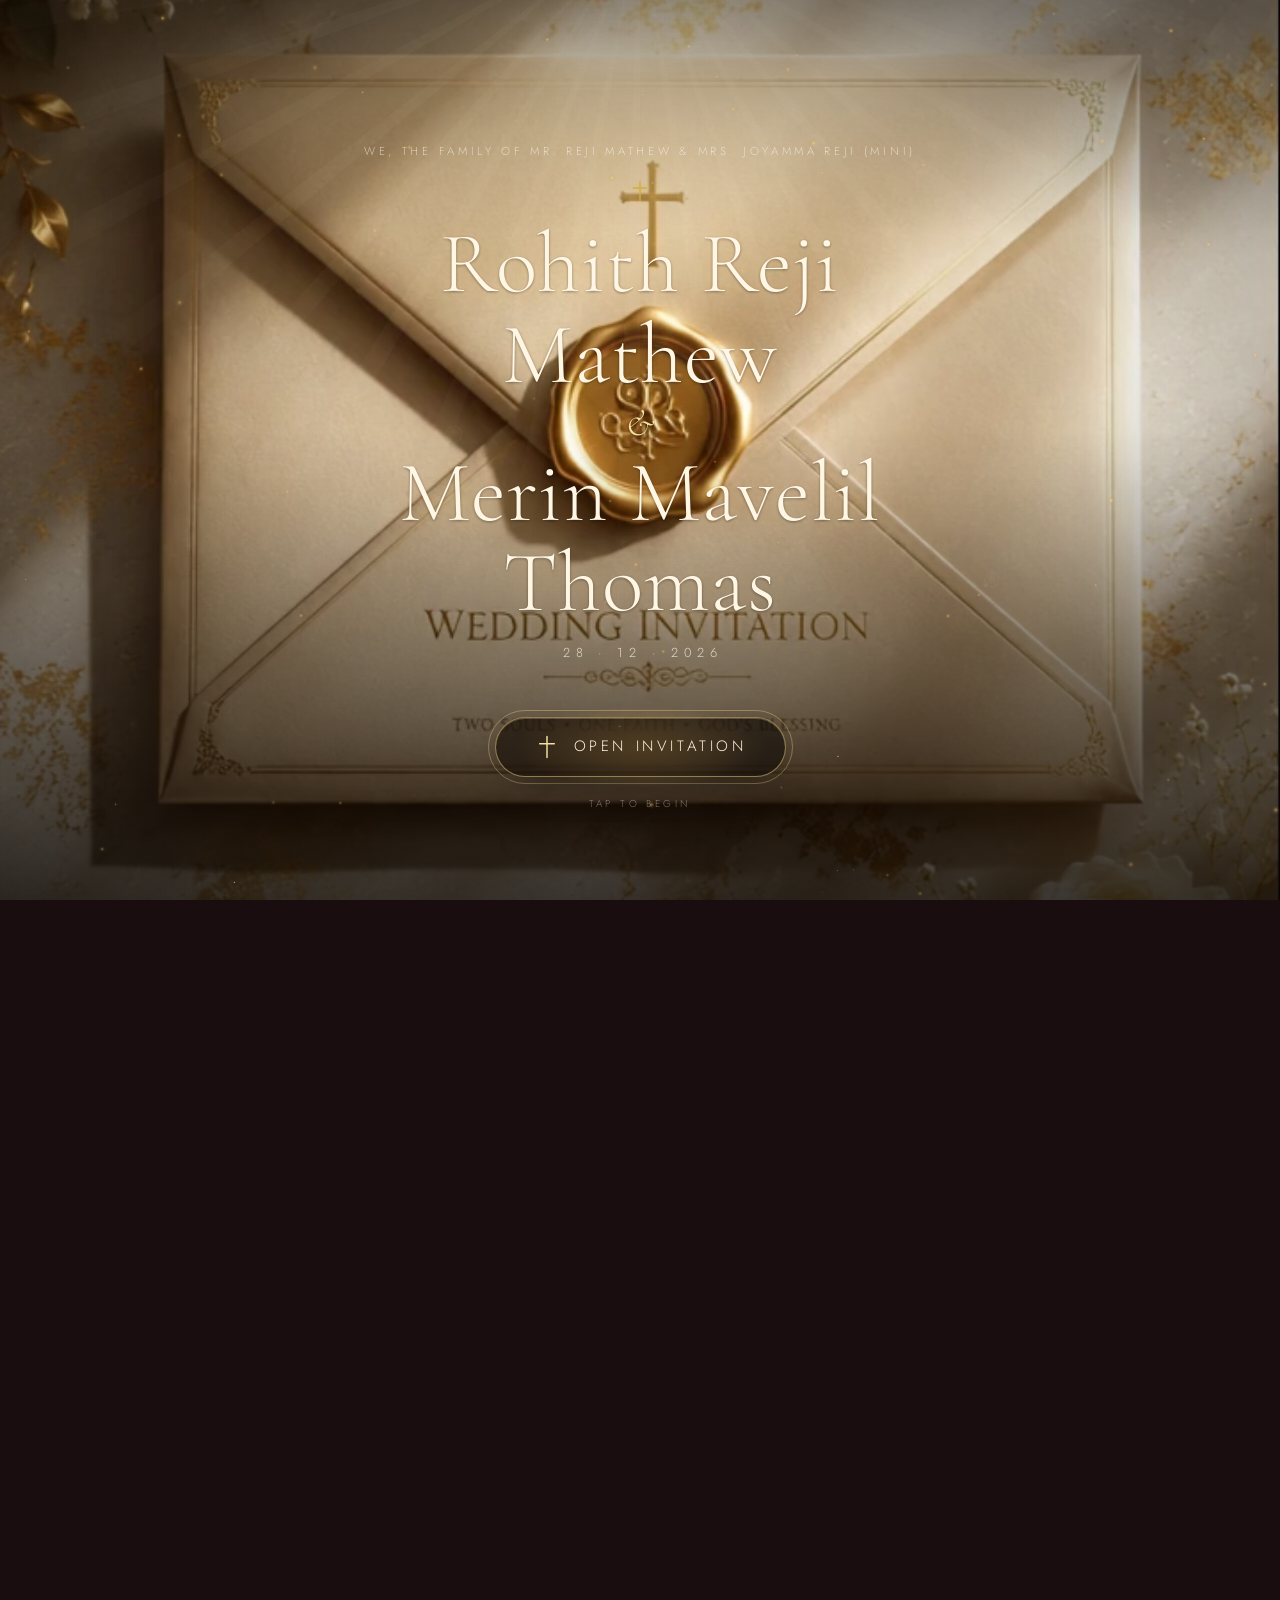
<file: index.html>
<!DOCTYPE html>
<html lang="en">

<head>
  <meta charset="UTF-8">
  <meta name="viewport" content="width=device-width, initial-scale=1, viewport-fit=cover">
  <meta name="theme-color" content="#1B0E10">
  <title>Rohith Reji Mathew &amp; Merin Mavelil Thomas — Wedding Invitation</title>
  <meta name="description"
    content="We, the family of Mr. Reji Mathew and Mrs. Joyamma Reji (Mini), cordially invite you to the wedding ceremony of our son Rohith Reji Mathew with Merin Mavelil Thomas on Monday, 28 December 2026 at St. Thomas Mar Thoma Church, Kallooppara, Thiruvalla.">

  <!-- Social share preview (WhatsApp / Facebook / Telegram / iMessage) -->
  <meta property="og:type" content="website">
  <meta property="og:site_name" content="Rohith Reji Mathew &amp; Merin Mavelil Thomas">
  <meta property="og:title" content="Rohith Reji Mathew &amp; Merin Mavelil Thomas — Wedding Invitation">
  <meta property="og:description" content="Monday, 28 December 2026 · Kallooppara, Thiruvalla">
  <meta property="og:url" content="https://rohith-reji-merin-mavelil.vercel.app/">
  <meta property="og:image" content="https://rohith-reji-merin-mavelil.vercel.app/og.jpg">
  <meta property="og:image:secure_url" content="https://rohith-reji-merin-mavelil.vercel.app/og.jpg">
  <meta property="og:image:type" content="image/jpeg">
  <meta property="og:image:width" content="1200">
  <meta property="og:image:height" content="630">
  <meta property="og:image:alt" content="Rohith Reji Mathew and Merin Mavelil Thomas — Wedding Invitation">
  <meta name="twitter:card" content="summary_large_image">
  <meta name="twitter:title" content="Rohith Reji Mathew &amp; Merin Mavelil Thomas — Wedding Invitation">
  <meta name="twitter:description" content="Monday, 28 December 2026 · Kallooppara, Thiruvalla">
  <meta name="twitter:image" content="https://rohith-reji-merin-mavelil.vercel.app/og.jpg">
  <link rel="image_src" href="https://rohith-reji-merin-mavelil.vercel.app/og.jpg">
  <link rel="apple-touch-icon" href="https://rohith-reji-merin-mavelil.vercel.app/og.jpg">

  <link rel="preconnect" href="https://fonts.googleapis.com">
  <link rel="preconnect" href="https://fonts.gstatic.com" crossorigin>
  <link rel="stylesheet"
    href="https://fonts.googleapis.com/css2?family=Cormorant+Garamond:ital,wght@0,300;0,400;0,500;0,600;1,300;1,400&family=Marcellus&family=Jost:wght@200;300;400;500&display=swap">

  <!-- Critical media only: cover, intro video, hero -->
  <link rel="preload" as="image" href="assets/images/cover/cover.png" media="(min-width: 768px)" fetchpriority="high">
  <link rel="preload" as="image" href="mobile.png" media="(max-width: 767px)" fetchpriority="high">
  <link rel="preload" as="video" href="assets/video/reveal.mp4" type="video/mp4">

  <link rel="stylesheet" href="css/style.css">
  <link rel="stylesheet" href="css/scenes.css">
</head>

<body class="is-locked">

  <!-- ============================================================
     ICON SPRITE  ·  all decorative motifs are inline SVG
     Christian motifs: cross, dove, church, olive branch, bible,
     rings, calendar, clock, pin, phone, bell, pillar, leaf
     ============================================================ -->
  <svg class="sprite" aria-hidden="true" focusable="false">
    <defs>
      <symbol id="i-cross" viewBox="0 0 64 64">
        <path d="M32 6v52M14 24h36" />
      </symbol>

      <symbol id="i-dove" viewBox="0 0 64 64">
        <path d="M8 30c6-10 16-14 24-10-2-6 2-12 8-13-2 6 0 10 4 12 6 3 9 9 7 15-3 9-14 14-25 12" />
        <path d="M26 34c-6 4-13 5-18 3 4-3 6-6 6-10" />
        <circle cx="38" cy="18" r="1.6" fill="currentColor" stroke="none" />
      </symbol>

      <symbol id="i-church" viewBox="0 0 64 64">
        <path d="M32 6v8M28 10h8" />
        <path d="M32 14l16 14v28H16V28z" />
        <path d="M16 42h32M24 56V40h16v16" />
        <path d="M29 30h6v8h-6z" />
      </symbol>

      <symbol id="i-olive" viewBox="0 0 64 64">
        <path d="M6 32c10-14 24-20 40-18-4 16-16 26-32 28-5-2-8-5-8-10z" />
        <circle cx="18" cy="30" r="2.6" />
        <circle cx="27" cy="24" r="2.6" />
        <circle cx="36" cy="19" r="2.6" />
        <circle cx="14" cy="38" r="2.6" />
      </symbol>

      <symbol id="i-bell" viewBox="0 0 64 64">
        <path d="M32 10c-10 0-16 7-16 20 0 7-3 10-6 12h44c-3-2-6-5-6-12 0-13-6-20-16-20z" />
        <path d="M26 44a6 6 0 0 0 12 0" />
        <path d="M32 6v4" />
      </symbol>

      <symbol id="i-leaf" viewBox="0 0 64 64">
        <path d="M53 9C30.6 11.2 14.2 25.6 12 48c0 4.2 2 6.3 5.2 6.3C37.6 52.1 51 36 53 9z" />
        <path d="M53 9L17.2 54.3" />
        <path d="M45 16.5l-6.5 14.2M36.8 20.8l-6.5 14.2M28.6 26.4l-5.6 12.6" />
      </symbol>

      <symbol id="i-ring" viewBox="0 0 64 64">
        <circle cx="23" cy="34" r="14" />
        <circle cx="41" cy="34" r="14" />
      </symbol>

      <symbol id="i-calendar" viewBox="0 0 64 64">
        <rect x="9" y="14" width="46" height="42" rx="5" />
        <path d="M9 27h46M21 8v11M43 8v11" />
        <circle cx="22" cy="38" r="2.4" fill="currentColor" stroke="none" />
        <circle cx="32" cy="38" r="2.4" fill="currentColor" stroke="none" />
        <circle cx="42" cy="38" r="2.4" fill="currentColor" stroke="none" />
      </symbol>

      <symbol id="i-clock" viewBox="0 0 64 64">
        <circle cx="32" cy="32" r="24" />
        <path d="M32 17v16l11 7" />
      </symbol>

      <symbol id="i-pin" viewBox="0 0 64 64">
        <path d="M32 58s18-17.4 18-30A18 18 0 1014 28c0 12.6 18 30 18 30z" />
        <circle cx="32" cy="27" r="6.5" />
      </symbol>

      <symbol id="i-phone" viewBox="0 0 64 64">
        <path
          d="M22 8l8 12-6 6c3.4 7 8.6 12.2 15.6 15.6l6-6 12 8-4 8c-1.6 3.2-5 4.6-9 3.6C29 51.6 12.4 35 8.4 17.4 7.4 13.4 8.8 10 12 8.4z" />
      </symbol>

      <symbol id="i-pillar" viewBox="0 0 64 64">
        <path d="M16 54h32M20 54V24M44 54V24M16 24h32M18 18h28M16 18h32" />
        <path d="M32 6v12M27 11h10" />
      </symbol>

      <symbol id="i-bible" viewBox="0 0 64 64">
        <path d="M32 14c-6-4-14-5-22-3v38c8-2 16-1 22 3 6-4 14-5 22-3V11c-8-2-16-1-22 3z" />
        <path d="M32 14v38" />
        <path d="M32 24h-1M32 32h-1" />
      </symbol>
    </defs>
  </svg>


  <!-- ============================================================
     GLOBAL PARTICLE FIELD  ·  landing → footer
     ============================================================ -->
  <canvas id="particles" aria-hidden="true"></canvas>


  <!-- ============================================================
     1 · LANDING COVER
     ============================================================ -->
  <section id="landing" class="scene--screen" aria-label="Wedding invitation cover">
    <div class="landing-media">
      <img id="coverImg" class="cover-img section-bg" src="invitation.png" alt="" decoding="async"
        fetchpriority="high">
      <div class="cover-fallback" aria-hidden="true"></div>
    </div>

    <div class="rays rays--warm" aria-hidden="true"></div>
    <div class="vignette" aria-hidden="true"></div>
    <div class="temple-glow" aria-hidden="true"></div>
    <div class="section-overlay landing-overlay" aria-hidden="true"></div>

    <div class="landing-inner section-content">
      <p class="landing-eyebrow">
        <span class="en">WE, THE FAMILY OF MR. REJI MATHEW &amp; MRS. JOYAMMA REJI (MINI)</span>
      </p>

      <div class="divider divider--sm" aria-hidden="true">
        <span class="divider-line"></span>
        <svg class="ico" aria-hidden="true">
          <use href="#i-cross"></use>
        </svg>
        <span class="divider-line"></span>
      </div>

      <h1 class="landing-names">
        <span class="n">Rohith Reji Mathew</span>
        <span class="amp">&amp;</span>
        <span class="n">Merin Mavelil Thomas</span>
      </h1>

      <p class="landing-date">28 · 12 · 2026</p>

      <button id="openBtn" class="btn-open" type="button">
        <span class="btn-open__glow" aria-hidden="true"></span>
        <span class="btn-open__ring" aria-hidden="true"></span>
        <span class="btn-open__inner">
          <svg class="ico btn-open__lamp" aria-hidden="true">
            <use href="#i-cross"></use>
          </svg>
          <span class="btn-open__label">
            <span class="btn-open__en">Open Invitation</span>
          </span>
        </span>
        <span class="btn-open__shimmer" aria-hidden="true"></span>
      </button>

      <p class="landing-hint" aria-hidden="true">Tap to begin</p>
    </div>
  </section>


  <!-- ============================================================
     2 · INVITATION REVEAL VIDEO
     ============================================================ -->
  <section id="reveal" aria-hidden="true">
    <video id="revealVideo" muted playsinline webkit-playsinline preload="auto" disablepictureinpicture
      controlslist="nodownload noplaybackrate noremoteplayback">
      <source src="assets/video/reveal.mp4" type="video/mp4">
    </video>
    <div class="reveal-fade" aria-hidden="true"></div>
    <button id="skipBtn" class="btn-skip" type="button" hidden>Skip</button>
  </section>


  <!-- ============================================================
     3 · THE SITE
     ============================================================ -->
  <main id="site">

    <!-- ---------- HERO ---------- -->
    <section id="hero" class="scene scene--screen scene--hero" aria-busy="true">
      <picture class="section-bg">
        <source id="heroDesktopSource" media="(min-width: 768px)" srcset="assets/images/cover/cover.png">
        <img id="heroImg" class="section-bg" src="mobile.png"
          data-candidates="mobile.png, assets/images/hero/hero-bg.jpg, assets/images/cover/cover.png" alt="Rohith Reji Mathew &amp; Merin Mavelil Thomas" width="1080"
          height="1920" decoding="async" fetchpriority="high">
      </picture>

      <div class="section-overlay" aria-hidden="true"></div>

      <!-- FEATURE 1 · Floating Petals -->
      <div class="hero-petals" aria-hidden="true">
        <span class="petal" style="--pl:8%;  --pw:11px; --ph:16px; --pd:10s; --delay:0s;   --drift:-30px; --spin:240deg; --pr:15deg;"></span>
        <span class="petal" style="--pl:18%; --pw:14px; --ph:19px; --pd:12s; --delay:1.8s; --drift:50px;  --spin:310deg; --pr:-25deg;"></span>
        <span class="petal" style="--pl:30%; --pw:9px;  --ph:13px; --pd:9s;  --delay:3.5s; --drift:-20px; --spin:190deg; --pr:35deg;"></span>
        <span class="petal" style="--pl:44%; --pw:13px; --ph:18px; --pd:11s; --delay:0.7s; --drift:35px;  --spin:260deg; --pr:-10deg;"></span>
        <span class="petal" style="--pl:58%; --pw:10px; --ph:15px; --pd:8s;  --delay:2.3s; --drift:-45px; --spin:320deg; --pr:22deg;"></span>
        <span class="petal" style="--pl:70%; --pw:15px; --ph:21px; --pd:13s; --delay:4.2s; --drift:28px;  --spin:200deg; --pr:-30deg;"></span>
        <span class="petal" style="--pl:82%; --pw:11px; --ph:17px; --pd:10s; --delay:1.1s; --drift:-38px; --spin:280deg; --pr:12deg;"></span>
        <span class="petal" style="--pl:92%; --pw:9px;  --ph:12px; --pd:9s;  --delay:5.0s; --drift:20px;  --spin:350deg; --pr:-18deg;"></span>
        <span class="petal" style="--pl:23%; --pw:12px; --ph:16px; --pd:14s; --delay:6.2s; --drift:-25px; --spin:170deg; --pr:40deg;"></span>
        <span class="petal" style="--pl:76%; --pw:10px; --ph:14px; --pd:11s; --delay:2.9s; --drift:42px;  --spin:295deg; --pr:-8deg;"></span>
      </div>

      <!-- FEATURE 2 · Save-the-Date Ribbon -->
      <div class="std-ribbon" aria-hidden="true">
        <span class="std-ribbon__label">Save the Date · 28·12·26</span>
      </div>

      <a class="scroll-indicator" href="#details" aria-label="Scroll to wedding details">
        <span class="scroll-indicator__word">Scroll</span>
        <span class="scroll-indicator__rail"><span class="scroll-indicator__dot"></span></span>
      </a>
    </section>


    <!-- ---------- WEDDING DETAILS ---------- -->
    <section id="details" class="scene scene--flow scene--ivory">
      <img class="section-bg" src="assets/images/decorations/wash-ivory.svg" alt="" loading="lazy" decoding="async">
      <div class="section-overlay" aria-hidden="true"></div>
      <div class="section-content">

        <div class="sec-head reveal">
          <p class="kicker">With Joy &amp; Gratitude</p>
          <h2 class="sec-title">The Invitation</h2>
          <div class="divider" aria-hidden="true">
            <span class="divider-line"></span>
            <svg class="ico" aria-hidden="true">
              <use href="#i-cross"></use>
            </svg>
            <span class="divider-line"></span>
          </div>
        </div>

        <blockquote class="verse-card reveal" data-delay="1">
          <svg class="ico verse-card__icon" aria-hidden="true">
            <use href="#i-bible"></use>
          </svg>
          <p class="verse-en">“The Lord has done great things for us; we are glad.”</p>
          <cite class="verse-ref">— Psalm 126:3 —</cite>
        </blockquote>

        <p class="lede reveal" data-delay="1">
          We, the family of Mr.&nbsp;Reji Mathew &amp; Mrs.&nbsp;Joyamma Reji (Mini), cordially invite you to celebrate the wedding ceremony of our son <em>Rohith Reji Mathew</em> to <em>Merin Mavelil Thomas</em> (daughter of Mr.&nbsp;Thomas Mavelil Joseph &amp; Mrs.&nbsp;Mini Thomas).<br><br>
          With hearts filled with joy and thanksgiving to the Almighty, we seek your gracious presence and prayers as they unite in Holy Matrimony and begin their blessed journey together.<br><br>
          <span style="font-style: italic; font-weight: 500;">With Best Compliments: Jojy, Reny, Johana, Milan &amp; Aaron</span>
        </p>

        <!-- <ul class="facts">
          <li class="fact reveal" data-delay="1">
            <svg class="ico" aria-hidden="true">
              <use href="#i-calendar"></use>
            </svg>
            <span class="fact-k">Wedding Day</span>
            <span class="fact-v">Monday, 28 December 2026</span>
            <span class="fact-s">By God's Grace</span>
          </li>
          <li class="fact reveal" data-delay="2">
            <svg class="ico" aria-hidden="true">
              <use href="#i-clock"></use>
            </svg>
            <span class="fact-k">Marriage Time</span>
            <span class="fact-v">11:00 AM</span>
            <span class="fact-s">Wedding Ceremony</span>
          </li>
          <li class="fact reveal" data-delay="3">
            <svg class="ico" aria-hidden="true">
              <use href="#i-church"></use>
            </svg>
            <span class="fact-k">Church Venue</span>
            <span class="fact-v">St. Thomas Mar Thoma Church</span>
            <span class="fact-s">Kallooppara, Thiruvalla</span>
          </li>
          <li class="fact reveal" data-delay="4">
            <svg class="ico" aria-hidden="true">
              <use href="#i-pin"></use>
            </svg>
            <span class="fact-k">Reception</span>
            <span class="fact-v">Church Parish Hall</span>
            <span class="fact-s">Followed by Lunch</span>
          </li>
          <li class="fact reveal" data-delay="5">
            <svg class="ico" aria-hidden="true">
              <use href="#i-phone"></use>
            </svg>
            <span class="fact-k">Compliments</span>
            <span class="fact-v">Jojy, Reny, Johana, Milan &amp; Aaron</span>
            <span class="fact-s">With Best Wishes</span>
          </li>
        </ul> -->

        <div class="countdown reveal" data-delay="2" aria-label="Countdown to the wedding day">
          <!-- FEATURE 3 · Countdown Pulse Rings -->
          <div class="cd-unit">
            <span class="cd-ring" aria-hidden="true"></span>
            <span class="cd-ring" aria-hidden="true"></span>
            <span class="cd-n" id="cdD">--</span>
            <span class="cd-l">Days</span>
          </div>
          <span class="cd-sep" aria-hidden="true"></span>
          <div class="cd-unit">
            <span class="cd-ring" aria-hidden="true"></span>
            <span class="cd-ring" aria-hidden="true"></span>
            <span class="cd-n" id="cdH">--</span>
            <span class="cd-l">Hours</span>
          </div>
          <span class="cd-sep" aria-hidden="true"></span>
          <div class="cd-unit">
            <span class="cd-ring" aria-hidden="true"></span>
            <span class="cd-ring" aria-hidden="true"></span>
            <span class="cd-n" id="cdM">--</span>
            <span class="cd-l">Minutes</span>
          </div>
          <span class="cd-sep" aria-hidden="true"></span>
          <div class="cd-unit">
            <span class="cd-ring" aria-hidden="true"></span>
            <span class="cd-ring" aria-hidden="true"></span>
            <span class="cd-n" id="cdS">--</span>
            <span class="cd-l">Seconds</span>
          </div>
        </div>

      </div>
    </section>


    <!-- ---------- OUR STORY ---------- -->
    <section id="story" class="scene scene--flow scene--ivory">
      <img class="section-bg" src="assets/images/decorations/wash-ivory.svg" alt="" loading="lazy" decoding="async">
      <div class="section-overlay" aria-hidden="true"></div>
      <div class="section-content">
        <div class="sec-head reveal">
          <p class="kicker">How We Met</p>
          <h2 class="sec-title">Our Story</h2>
          <div class="divider" aria-hidden="true">
            <span class="divider-line"></span>
            <svg class="ico" aria-hidden="true">
              <use href="#i-dove"></use>
            </svg>
            <span class="divider-line"></span>
          </div>
          <p class="sec-note story-lede">“Some beginnings are quietly written, and beautifully lived.”</p>
        </div>

        <div class="story-grid">
          <article class="card reveal" data-delay="1">
            <svg class="ico card-ico" aria-hidden="true">
              <use href="#i-leaf"></use>
            </svg>
            <h3 class="card-title">The Beginning</h3>
            <p>Our story began with two families bringing two people together, not knowing what beautiful moments were waiting ahead.</p>
          </article>

          <article class="card reveal" data-delay="2">
            <svg class="ico card-ico" aria-hidden="true">
              <use href="#i-bell"></use>
            </svg>
            <h3 class="card-title">The Connection</h3>
            <p>A few conversations turned into knowing each other, knowing each other turned into understanding, and somewhere along the way, a simple beginning found its way into our hearts as love.</p>
          </article>

          <article class="card reveal" data-delay="3">
            <svg class="ico card-ico" aria-hidden="true">
              <use href="#i-olive"></use>
            </svg>
            <h3 class="card-title">With Blessings</h3>
            <p>With the love and blessings of our families, we are now ready to begin this beautiful journey together.</p>
          </article>

          <article class="card reveal" data-delay="4">
            <svg class="ico card-ico" aria-hidden="true">
              <use href="#i-ring"></use>
            </svg>
            <h3 class="card-title">Forever Awaits</h3>
            <p>Here we are, grateful for the way our story began, happy for the love we found, and excited for the forever that awaits us.</p>
          </article>
        </div>

        <div class="story-close reveal" data-delay="2">
          <p class="story-close__text">We seek your prayers, blessings, and presence as we begin this new chapter of our lives.</p>
          <p class="story-sign">Merin <span>&amp;</span> Rohith</p>
          <p class="story-sign-sub">Together, by the grace of God and the love of our families.</p>
        </div>
      </div>
    </section>


    <!-- ---------- TIMELINE ---------- -->
    <!-- <section id="timeline" class="scene scene--flow scene--ivory">
      <img class="section-bg" src="assets/images/decorations/wash-ivory.svg" alt="" loading="lazy" decoding="async">
      <div class="section-overlay" aria-hidden="true"></div>
      <div class="section-content">
        <div class="sec-head reveal">
          <p class="kicker">The Celebrations</p>
          <h2 class="sec-title">Timeline</h2>
          <div class="divider" aria-hidden="true">
            <span class="divider-line"></span>
            <svg class="ico" aria-hidden="true">
              <use href="#i-cross"></use>
            </svg>
            <span class="divider-line"></span>
          </div>
        </div>

        <ol class="tl">
          <li class="tl-item reveal" data-delay="2">
            <span class="tl-node tl-node--hi" aria-hidden="true"><svg class="ico">
                <use href="#i-church"></use>
              </svg></span>
            <div class="tl-body">
              <p class="tl-date">Monday, 28 December 2026</p>
              <h3 class="tl-title">Wedding Ceremony</h3>
              <p class="tl-meta">11:00 AM · St. Thomas Mar Thoma Church, Kallooppara, Thiruvalla</p>
              <p class="tl-text">Solemnised with the blessings of God and the sacred vows of holy matrimony.</p>
            </div>
          </li>

          <li class="tl-item reveal" data-delay="3">
            <span class="tl-node" aria-hidden="true"><svg class="ico">
                <use href="#i-olive"></use>
              </svg></span>
            <div class="tl-body">
              <p class="tl-date">Monday, 28 December 2026</p>
              <h3 class="tl-title">Reception &amp; Lunch</h3>
              <p class="tl-meta">Church Parish Hall · Followed by Lunch</p>
              <p class="tl-text">Join us for celebration and lunch, and bless the couple as they begin their life together.</p>
            </div>
          </li>
        </ol>
      </div>
    </section> -->


    <!-- ---------- BRIDE & GROOM ---------- -->
    <section id="couple" class="scene scene--flow scene--dark">
      <img class="section-bg" src="assets/images/decorations/wash-dark.svg" alt="" loading="lazy" decoding="async">
      <div class="section-overlay" aria-hidden="true"></div>
      <div class="section-content">
        <div class="sec-head reveal">
          <p class="kicker">With Joy</p>
          <h2 class="sec-title">Bride &amp; Groom</h2>
          <div class="divider divider--light" aria-hidden="true">
            <span class="divider-line"></span>
            <svg class="ico" aria-hidden="true">
              <use href="#i-cross"></use>
            </svg>
            <span class="divider-line"></span>
          </div>
        </div>

        <div class="couple-grid">
          <article class="person card card--person reveal" data-delay="1">
            <!-- <div class="portrait">x` -->
              <img class="portrait-img" src="groom.png" alt="Rohith Reji Mathew — The Groom" width="498" height="1024" loading="lazy" decoding="async">
            <!-- </div> -->
            <p class="person-role">The Groom</p>
            <h3 class="person-name">Rohith Reji Mathew</h3>
            <p class="person-line">Son of Mr.&nbsp;Reji&nbsp;Mathew&nbsp;&amp;&nbsp;Mrs.&nbsp;Joyamma&nbsp;Reji&nbsp;(Mini)</p>
          </article>

          <!-- FEATURE 5 · Animated Heart Ornament -->
          <div class="couple-heart" aria-hidden="true">
            <span class="couple-heart__vine"></span>
            <svg class="couple-heart__svg" viewBox="0 0 24 24" fill="currentColor" xmlns="http://www.w3.org/2000/svg">
              <path d="M12 21.35l-1.45-1.32C5.4 15.36 2 12.28 2 8.5 2 5.42 4.42 3 7.5 3c1.74 0 3.41.81 4.5 2.09C13.09 3.81 14.76 3 16.5 3 19.58 3 22 5.42 22 8.5c0 3.78-3.4 6.86-8.55 11.54L12 21.35z"/>
            </svg>
            <span class="couple-heart__text">&amp;</span>
            <span class="couple-heart__vine"></span>
          </div>

          <article class="person card card--person reveal" data-delay="2">
            <!-- <div class="portrait"> -->
              <img class="portrait-img" src="bride.png" alt="Merin Mavelil Thomas — The Bride" width="871" height="1024" loading="lazy" decoding="async">
            <!-- </div> -->
            <p class="person-role">The Bride</p>
            <h3 class="person-name">Merin Mavelil Thomas</h3>
            <p class="person-line">Daughter of Mr.&nbsp;Thomas&nbsp;Mavelil&nbsp;Joseph&nbsp;&amp;&nbsp;Mrs.&nbsp;Mini&nbsp;Thomas</p>
          </article>
        </div>
      </div>
    </section>


    <!-- ---------- PARENTS & FAMILY ---------- -->
    <section id="family" class="scene scene--flow scene--beige">
      <img class="section-bg" src="assets/images/decorations/wash-beige.svg" alt="" loading="lazy" decoding="async">
      <div class="section-overlay" aria-hidden="true"></div>
      <div class="section-content">
        <div class="sec-head reveal">
          <p class="kicker">With Love &amp; Prayers</p>
          <h2 class="sec-title">Parents &amp; Family</h2>
          <div class="divider" aria-hidden="true">
            <span class="divider-line"></span>
            <svg class="ico" aria-hidden="true">
              <use href="#i-bible"></use>
            </svg>
            <span class="divider-line"></span>
          </div>
        </div>

        <div class="family-grid">
          <article class="card card--family reveal" data-delay="1">
            <svg class="ico card-ico" aria-hidden="true">
              <use href="#i-church"></use>
            </svg>
            <p class="family-tag">Groom's Family</p>
            <h3 class="family-name">Mr. Reji Mathew &amp; Mrs. Joyamma Reji (Mini)</h3>
            <p class="family-amp">Parents of the Groom</p>
            <p class="family-ml">With Best Compliments: Jojy, Reny, Johana,</p>
          </article>

          <article class="card card--family reveal" data-delay="2">
            <svg class="ico card-ico" aria-hidden="true">
              <use href="#i-church"></use>
            </svg>
            <p class="family-tag">Bride's Family</p>
            <h3 class="family-name">Mr. Thomas Mavelil Joseph &amp; Mrs. Mini Thomas</h3>
            <p class="family-amp">Parents of the Bride</p>
            <p class="family-ml">With Best Compliments: Milan &amp; Aaron</p>
          </article>
        </div>

        <p class="family-foot reveal" data-delay="3">
          Together with their families, relatives and well-wishers.
        </p>

        <div class="contact-strip reveal" data-delay="2">
          <p class="contact-strip__title">
            <svg class="ico" aria-hidden="true"><use href="#i-phone"></use></svg>
            Contact Numbers
          </p>
          <div class="contact-strip__list">
            <a class="contact-chip" href="tel:+919447563243">
              <svg class="ico" aria-hidden="true"><use href="#i-phone"></use></svg>
              <span class="contact-chip__n">Reji</span>
              <span class="contact-chip__sep" aria-hidden="true"></span>
              <span class="contact-chip__v">+91 94475 63243</span>
            </a>
            <a class="contact-chip" href="tel:+919811174779">
              <svg class="ico" aria-hidden="true"><use href="#i-phone"></use></svg>
              <span class="contact-chip__n">Jojy</span>
              <span class="contact-chip__sep" aria-hidden="true"></span>
              <span class="contact-chip__v">+91 98111 74779</span>
            </a>
            <a class="contact-chip" href="tel:+917306093251">
              <svg class="ico" aria-hidden="true"><use href="#i-phone"></use></svg>
              <span class="contact-chip__n">Milan</span>
              <span class="contact-chip__sep" aria-hidden="true"></span>
              <span class="contact-chip__v">+91 73060 93251</span>
            </a>
            <a class="contact-chip" href="tel:+918111896579">
              <svg class="ico" aria-hidden="true"><use href="#i-phone"></use></svg>
              <span class="contact-chip__n">Rohith</span>
              <span class="contact-chip__sep" aria-hidden="true"></span>
              <span class="contact-chip__v">+91 81118 96579</span>
            </a>
            <a class="contact-chip" href="tel:+918921405576">
              <svg class="ico" aria-hidden="true"><use href="#i-phone"></use></svg>
              <span class="contact-chip__n">Thomas</span>
              <span class="contact-chip__sep" aria-hidden="true"></span>
              <span class="contact-chip__v">+91 89214 05576</span>
            </a>
          </div>
        </div>
      </div>
    </section>


    <!-- ---------- WEDDING CEREMONY ---------- -->
    <section id="ceremony" class="scene scene--flow scene--ivory">
      <img class="section-bg" src="assets/images/decorations/wash-ivory.svg" alt="" loading="lazy" decoding="async">
      <div class="section-overlay" aria-hidden="true"></div>
      <div class="section-content">
        <div class="sec-head reveal">
          <p class="kicker">Holy Matrimony</p>
          <h2 class="sec-title">Wedding Ceremony</h2>
          <div class="divider" aria-hidden="true">
            <span class="divider-line"></span>
            <svg class="ico" aria-hidden="true">
              <use href="#i-cross"></use>
            </svg>
            <span class="divider-line"></span>
          </div>
        </div>

        <div class="ceremony-envelope reveal" data-delay="1">
          <div class="ce-stage">
            <div class="temple-card">
              <span class="temple-card__roof" aria-hidden="true"></span>
              <div class="temple-card__body">
                <svg class="ico temple-card__crest" aria-hidden="true">
                  <use href="#i-church"></use>
                </svg>
                <p class="tc-eyebrow">Ceremony Time</p>
                <h3 class="tc-day">Monday</h3>
                <p class="tc-date">28 December 2026</p>
                <p class="tc-ml">By God's Grace</p>

                <div class="tc-rule" aria-hidden="true"></div>

                <dl class="tc-list">
                  <div class="tc-row">
                    <dt><svg class="ico">
                        <use href="#i-clock"></use>
                      </svg> Time</dt>
                    <dd>11:00 AM</dd>
                  </div>
                  <div class="tc-row">
                    <dt><svg class="ico">
                        <use href="#i-pin"></use>
                      </svg> Venue</dt>
                    <dd>St. Thomas Mar Thoma Church<br>
                      <span class="muted">Kallooppara, Thiruvalla</span></dd>
                  </div>
                  <div class="tc-row">
                    <dt><svg class="ico">
                        <use href="#i-bible"></use>
                      </svg> Rituals</dt>
                    <dd>Holy Matrimony Service</dd>
                  </div>
                </dl>

                <a class="btn btn--gold" target="_blank" rel="noopener"
                  href="https://share.google/JRfU0IGws5FoZ9KNY">
                  <svg class="ico">
                    <use href="#i-pin"></use>
                  </svg> Open in Maps
                </a>
              </div>
              <span class="temple-card__base" aria-hidden="true"></span>
            </div>

            <div class="ce-scratch" id="ceScratch" role="button" tabindex="0"
              aria-label="Scratch the card to reveal the wedding ceremony details">
              <canvas id="ceCanvas" class="ce-canvas" aria-hidden="true"></canvas>
              <div class="ce-front" aria-hidden="true">
                <svg class="ico ce-front__seal">
                  <use href="#i-ring"></use>
                </svg>
                <p class="ce-front__word">Scratch to Reveal</p>
                <p class="ce-front__sub">The Wedding Ceremony</p>
              </div>
              <button id="ceSkip" class="ce-skip" type="button">Reveal Card</button>
            </div>
          </div>
        </div>
      </div>
    </section>


    <!-- ---------- RECEPTION ---------- -->
    <section id="reception" class="scene scene--flow scene--dark">
      <img class="section-bg" src="assets/images/decorations/wash-dark.svg" alt="" loading="lazy" decoding="async">
      <div class="section-overlay" aria-hidden="true"></div>
      <div class="section-content">
        <div class="sec-head reveal">
          <p class="kicker">Feast &amp; Reception</p>
          <h2 class="sec-title">Reception</h2>
          <div class="divider divider--light" aria-hidden="true">
            <span class="divider-line"></span>
            <svg class="ico" aria-hidden="true">
              <use href="#i-cross"></use>
            </svg>
            <span class="divider-line"></span>
          </div>
        </div>

        <div class="lux-card reveal" data-delay="1">
          <div class="lux-card__col">
            <p class="lux-eyebrow">You are cordially invited</p>
            <h3 class="lux-day">Monday</h3>
            <p class="lux-date">28 December 2026</p>
            <p class="lux-time">FOLLOWED BY LUNCH</p>
          </div>
          <span class="lux-card__rule" aria-hidden="true"></span>
          <div class="lux-card__col">
            <p class="lux-k"><svg class="ico">
                <use href="#i-pin"></use>
              </svg> Venue</p>
            <p class="lux-v">Church Parish Hall</p>
            <p class="lux-sub">St. Thomas Mar Thoma Church, Kallooppara</p>
            <p class="lux-note">Join us for celebration and lunch, and bless the couple as they begin their life together.</p>
            <a class="btn btn--outline-gold" target="_blank" rel="noopener"
              href="https://maps.google.com/?q=St.+Thomas+Mar+Thoma+Church,+Kallooppara,+Thiruvalla">
              <svg class="ico">
                <use href="#i-pin"></use>
              </svg> Open in Maps
            </a>
          </div>
        </div>

        <div class="reception-qr reveal" data-delay="2">
          <figure class="reception-qr__card">
            <img class="reception-qr__img" src="qr.png" alt="Scan the QR code to open the wedding invitation" width="240" height="240" loading="lazy" decoding="async">
            <figcaption class="reception-qr__caption">
              <svg class="ico" aria-hidden="true">
                <use href="#i-cross"></use>
              </svg>
              <span>Scan to open the Invitation</span>
              <small>Point your camera at the QR code</small>
            </figcaption>
          </figure>
        </div>
      </div>
    </section>


    <!-- ---------- GALLERY ---------- -->
    <!-- <section id="gallery" class="scene scene--flow scene--ivory">
      <img class="section-bg" src="assets/images/decorations/wash-ivory.svg" alt="" loading="lazy" decoding="async">
      <div class="section-overlay" aria-hidden="true"></div>
      <div class="gallery-rays" aria-hidden="true"></div>
      <div class="section-content">
        <div class="sec-head reveal">
          <p class="kicker">Moments</p>
          <h2 class="sec-title">Gallery</h2>
          <div class="divider" aria-hidden="true">
            <span class="divider-line"></span>
            <svg class="ico" aria-hidden="true">
              <use href="#i-leaf"></use>
            </svg>
            <span class="divider-line"></span>
          </div>
          <p class="sec-note gallery-lede">A few cherished frames from our journey together.</p>
        </div>

        <div class="photo-wall-stage">
          <div class="photo-wall__fx" aria-hidden="true">
            <span class="photo-decor photo-decor--spark a"></span>
            <span class="photo-decor photo-decor--spark b"></span>
            <span class="photo-decor photo-decor--petal d"></span>
            <span class="photo-decor photo-decor--dot f"></span>
            <span class="photo-decor photo-decor--ray h"></span>
          </div>

          <div class="photo-wall" id="photoWall" aria-label="Wedding photographs">
            <figure class="photo-card photo-card--lg" data-enter="right" data-speed="-0.06"
              style="--rot:3.6deg;--nudge-y:-10px;--scale:1.02;--drift-delay:.6s;">
              <div class="photo-card__inner">
                <div class="photo-card__paper">
                  <img loading="lazy" decoding="async" src="assets/images/gallery/couple-02.jpg"
                    data-placeholder="Photo 02" alt="Rohith Reji Mathew and Merin Mavelil Thomas — portrait">
                </div>
              </div>
            </figure>
          </div>
        </div>
      </div>
    </section> -->


    <!-- ---------- MOMENTS CAROUSEL ---------- -->
    <section id="moments" class="scene scene--flow scene--ivory">
      <img class="section-bg" src="assets/images/decorations/wash-ivory.svg" alt="" loading="lazy" decoding="async">
      <div class="section-overlay" aria-hidden="true"></div>
      <div class="section-content">
        <div class="sec-head reveal">
          <p class="kicker">Cherished Moments</p>
          <h2 class="sec-title">Our Gallery</h2>
          <div class="divider" aria-hidden="true">
            <span class="divider-line"></span>
            <svg class="ico" aria-hidden="true">
              <use href="#i-leaf"></use>
            </svg>
            <span class="divider-line"></span>
          </div>
        </div>

        <div class="carousel reveal" data-delay="1">
          <div class="carousel__viewport">
            <div class="carousel__track" id="momTrack">

              <figure class="carousel__slide carousel__slide--text">
                <div class="carousel__quote">
                  <svg class="ico carousel__quote-ico" aria-hidden="true">
                    <use href="#i-ring"></use>
                  </svg>
                  <p class="carousel__quote-en">“Every picture tells the story of a love our families brought together.”</p>
                  <p class="carousel__quote-by">Merin <span>&amp;</span> Rohith</p>
                  <p class="carousel__quote-ml">With Love</p>
                </div>
              </figure>

              <figure class="carousel__slide">
                <img class="carousel__img" src="assets/images/slides/slide1.jpeg" alt="Rohith and Merin — cherished moment" width="1080" height="1080" loading="lazy" decoding="async">
                <figcaption class="carousel__cap">Moments We Treasure</figcaption>
              </figure>

              <figure class="carousel__slide">
                <img class="carousel__img" src="assets/images/slides/slide2.jpeg" alt="Rohith and Merin — together" width="1080" height="1080" loading="lazy" decoding="async">
                <figcaption class="carousel__cap">Together, Always</figcaption>
              </figure>

              <figure class="carousel__slide">
                <img class="carousel__img" src="assets/images/slides/slide3.jpeg" alt="Rohith and Merin — smiling" width="1080" height="1080" loading="lazy" decoding="async">
                <figcaption class="carousel__cap">Smiles That Last a Lifetime</figcaption>
              </figure>

              <figure class="carousel__slide">
                <img class="carousel__img" src="assets/images/slides/slide4.jpeg" alt="Rohith and Merin — blessed" width="1080" height="1080" loading="lazy" decoding="async">
                <figcaption class="carousel__cap">Blessed Beyond Measure</figcaption>
              </figure>

              <figure class="carousel__slide">
                <img class="carousel__img" src="assets/images/slides/slide5.jpeg" alt="Rohith and Merin — forever begins" width="1080" height="1080" loading="lazy" decoding="async">
                <figcaption class="carousel__cap">Our Forever Begins</figcaption>
              </figure>

            </div>

            <button class="carousel__arrow carousel__arrow--prev" type="button" aria-label="Previous photo">
              <svg class="ico" viewBox="0 0 24 24" fill="none" stroke="currentColor" stroke-width="2.2" stroke-linecap="round" stroke-linejoin="round"><polyline points="15 18 9 12 15 6"></polyline></svg>
            </button>
            <button class="carousel__arrow carousel__arrow--next" type="button" aria-label="Next photo">
              <svg class="ico" viewBox="0 0 24 24" fill="none" stroke="currentColor" stroke-width="2.2" stroke-linecap="round" stroke-linejoin="round"><polyline points="9 18 15 12 9 6"></polyline></svg>
            </button>

            <div class="carousel__counter" aria-hidden="true">
              <span class="carousel__counter-now">01</span>
              <span class="carousel__counter-total">/ 06</span>
            </div>
          </div>

          <div class="carousel__dots" role="tablist" aria-label="Choose a photo"></div>
        </div>
      </div>
    </section>


    <!-- ---------- RSVP ---------- -->
    <section id="rsvp" class="scene scene--flow scene--beige">
      <img class="section-bg" src="assets/images/decorations/wash-beige.svg" alt="" loading="lazy" decoding="async">
      <div class="section-overlay" aria-hidden="true"></div>
      <div class="section-content">
        <div class="sec-head reveal">
          <p class="kicker">*Let us know if you'll be joining us — your presence means the world to us.*</p>
          <h2 class="sec-title">RSVP</h2>
          <div class="divider" aria-hidden="true">
            <span class="divider-line"></span>
            <svg class="ico" aria-hidden="true">
              <use href="#i-bell"></use>
            </svg>
            <span class="divider-line"></span>
          </div>
        </div>

        <div class="rsvp-card reveal" data-delay="1">
          <span class="rsvp-card__corner rsvp-card__corner--tl" aria-hidden="true"></span>
          <span class="rsvp-card__corner rsvp-card__corner--tr" aria-hidden="true"></span>
          <span class="rsvp-card__corner rsvp-card__corner--bl" aria-hidden="true"></span>
          <span class="rsvp-card__corner rsvp-card__corner--br" aria-hidden="true"></span>

          <!-- Decorative star -->
          <span class="rsvp-star" aria-hidden="true">✦</span>

          <form id="rsvpForm" class="rsvp-form" autocomplete="on" novalidate>
            <div class="rsvp-field">
              <label class="rsvp-label" for="rsvpName">Full Name <span class="rsvp-req">*</span></label>
              <input id="rsvpName" class="rsvp-input" type="text" name="name" placeholder="Your full name" required autocomplete="name">
            </div>

            <div class="rsvp-field">
              <label class="rsvp-label" for="rsvpMobile">Mobile Number <span class="rsvp-req">*</span></label>
              <input id="rsvpMobile" class="rsvp-input" type="tel" name="mobile" placeholder="+91 00000 00000" required autocomplete="tel">
            </div>

            <div class="rsvp-field">
              <label class="rsvp-label" for="rsvpEmail">Email <span class="rsvp-opt">(Optional)</span></label>
              <input id="rsvpEmail" class="rsvp-input" type="email" name="email" placeholder="you@example.com" autocomplete="email">
            </div>

            <div class="rsvp-field">
              <label class="rsvp-label" for="rsvpSide">Bride Side / Groom Side</label>
              <div class="rsvp-select-wrap">
                <select id="rsvpSide" class="rsvp-select" name="side">
                  <option value="Bride Side">Bride Side</option>
                  <option value="Groom Side">Groom Side</option>
                </select>
                <svg class="rsvp-select-arrow" viewBox="0 0 24 24" fill="none" stroke="currentColor" stroke-width="2.4" stroke-linecap="round" stroke-linejoin="round"><polyline points="6 9 12 15 18 9"></polyline></svg>
              </div>
            </div>

            <fieldset class="rsvp-field rsvp-fieldset">
              <legend class="rsvp-label">Will Attend?</legend>
              <div class="rsvp-radios">
                <label class="rsvp-radio">
                  <input type="radio" name="attend" value="Yes, joyfully accepting" checked>
                  <span class="rsvp-radio__mark"></span>
                  <span class="rsvp-radio__text">Yes, joyfully accepting</span>
                </label>
                <label class="rsvp-radio">
                  <input type="radio" name="attend" value="Regretfully declining">
                  <span class="rsvp-radio__mark"></span>
                  <span class="rsvp-radio__text">Regretfully declining</span>
                </label>
              </div>
            </fieldset>

            <div class="rsvp-field">
              <label class="rsvp-label" for="rsvpGuests">Number of Guests</label>
              <input id="rsvpGuests" class="rsvp-input" type="number" name="guests" min="1" max="20" value="1">
            </div>

            <button id="rsvpSubmit" class="btn btn--gold rsvp-btn" type="submit">
              <svg class="ico" aria-hidden="true"><use href="#i-bell"></use></svg>
              Send RSVP
            </button>
          </form>
        </div>
      </div>
    </section>


    <!-- ---------- THANK YOU ---------- -->
    <!-- <section id="thankyou" class="scene scene--flow scene--finale">
      <img class="section-bg" src="assets/images/decorations/wash-finale.svg" alt="" loading="lazy" decoding="async">
      <div class="section-overlay" aria-hidden="true"></div>
      <div class="section-content section-content--center">
        <div class="finale-glow" aria-hidden="true"></div>
        <div class="finale-stage" id="finaleStage">
          <p class="finale-fallback" id="finaleFallback">THANK YOU</p>
        </div>
        <p class="finale-sub reveal">for being a part of our story</p>
        <p class="finale-ml reveal" data-delay="1">With Love &amp; Gratitude</p>
      </div>
    </section> -->


    <!-- ---------- PENNUKANAL ---------- -->
    <section id="pennukanal" class="scene scene--flow scene--ivory">
      <img class="section-bg" src="assets/images/decorations/wash-ivory.svg" alt="" loading="lazy" decoding="async">
      <div class="section-overlay" aria-hidden="true"></div>
      <div class="section-content">
        <div class="sec-head reveal">
          <p class="kicker">A Cherished Tradition</p>
          <h2 class="sec-title">Pennukanal</h2>
          <div class="divider" aria-hidden="true">
            <span class="divider-line"></span>
            <svg class="ico" aria-hidden="true">
              <use href="#i-bell"></use>
            </svg>
            <span class="divider-line"></span>
          </div>
        </div>

        <div class="pen-grid">
          <figure class="pen-media reveal" data-delay="1">
            <img class="pen-img" src="pennukanal.jpeg" alt="Pennukanal — the traditional bride-viewing ceremony" width="960" height="1280" loading="lazy" decoding="async">
            <figcaption class="pen-cap">Pennukanal</figcaption>
          </figure>

          <div class="pen-body reveal" data-delay="2">
            <p class="pen-tag">
              <svg class="ico" aria-hidden="true"><use href="#i-bell"></use></svg>
              The Celebrations
            </p>
            <h3 class="pen-title">Pennukanal</h3>
            <p class="pen-en">Pennukanal, the traditional bride-viewing ceremony, is a cherished moment when the two families come together as one — in joy, in love, and in prayer.</p>

             
          </div>
        </div>
      </div>
    </section>


    <!-- ---------- FOOTER ---------- -->
    <footer id="footer" class="scene scene--flow scene--finale footer">
      <img class="section-bg" src="assets/images/decorations/wash-finale.svg" alt="" loading="lazy" decoding="async">
      <div class="section-overlay" aria-hidden="true"></div>
      <div class="section-content section-content--center">
        <!-- FEATURE 6 · Footer Sparkles around the cross -->
        <span class="footer-sparkles" aria-hidden="true">
          <svg class="ico footer-crest" aria-hidden="true">
            <use href="#i-cross"></use>
          </svg>
          <span class="sparkle" style="--st:-28px; --sl:50%;  --sw:5px; --sd:2.2s; --sdelay:0s;"></span>
          <span class="sparkle" style="--st:50%;  --sl:-28px; --sw:4px; --sd:2.8s; --sdelay:0.6s;"></span>
          <span class="sparkle" style="--st:50%;  --sl:128%;  --sw:5px; --sd:2.4s; --sdelay:1.1s;"></span>
          <span class="sparkle" style="--st:120%;  --sl:50%;  --sw:4px; --sd:2.0s; --sdelay:0.3s;"></span>
          <span class="sparkle" style="--st:-20px; --sl:20%;  --sw:3px; --sd:3.1s; --sdelay:0.8s;"></span>
          <span class="sparkle" style="--st:-20px; --sl:80%;  --sw:3px; --sd:2.6s; --sdelay:1.5s;"></span>
        </span>
        <p class="footer-blessing">With the Blessings of God</p>
       
        <p class="footer-names">Rohith Reji Mathew <span>&amp;</span> Merin Mavelil Thomas</p>
        <p class="footer-date">Monday, 28 December 2026 · Kallooppara, Thiruvalla</p>
        <p class="footer-fine">With Best Compliments: Jojy, Reny, Johana, Milan &amp; Aaron</p>
      </div>
    </footer>

  </main>

  <noscript>
    <style>
      #landing,
      #reveal {
        display: none !important
      }

      #site {
        opacity: 1 !important;
        visibility: visible !important
      }

      body {
        overflow: auto !important
      }

      .scene--hero {
        opacity: 1 !important;
        visibility: visible !important
      }

      .scene--hero .section-bg,
      .scene--hero .section-content {
        opacity: 1 !important;
        transform: none !important
      }
    </style>
  </noscript>

  <!-- Background Music Audio & Floating Toggle Button -->
  <audio id="bgAudio" src="keethan-nila.mp3" loop preload="auto"></audio>

  <button id="audioBtn" class="audio-disc" type="button" aria-label="Play music" aria-pressed="false" hidden>
    <span class="audio-disc__glow" aria-hidden="true"></span>
    <span class="audio-disc__ring" aria-hidden="true"></span>
    <span class="audio-disc__platter" aria-hidden="true">
      <span class="audio-disc__grooves"></span>
      <span class="audio-disc__hub"><span class="audio-disc__mono">R&amp;M</span></span>
    </span>
    <span class="audio-disc__icon" aria-hidden="true">
      <svg class="audio-disc__play" viewBox="0 0 24 24" fill="currentColor"><path d="M8 5v14l11-7z"/></svg>
      <svg class="audio-disc__pause" viewBox="0 0 24 24" fill="currentColor"><path d="M6 19h4V5H6v14zm8-14v14h4V5h-4z"/></svg>
    </span>
  </button>

  <script src="js/particles.js" defer></script>
  <script src="js/main.js" defer></script>
  <script src="js/scratch.js" defer></script>
  <script src="js/carousel.js" defer></script>
</body>

</html>
</file>
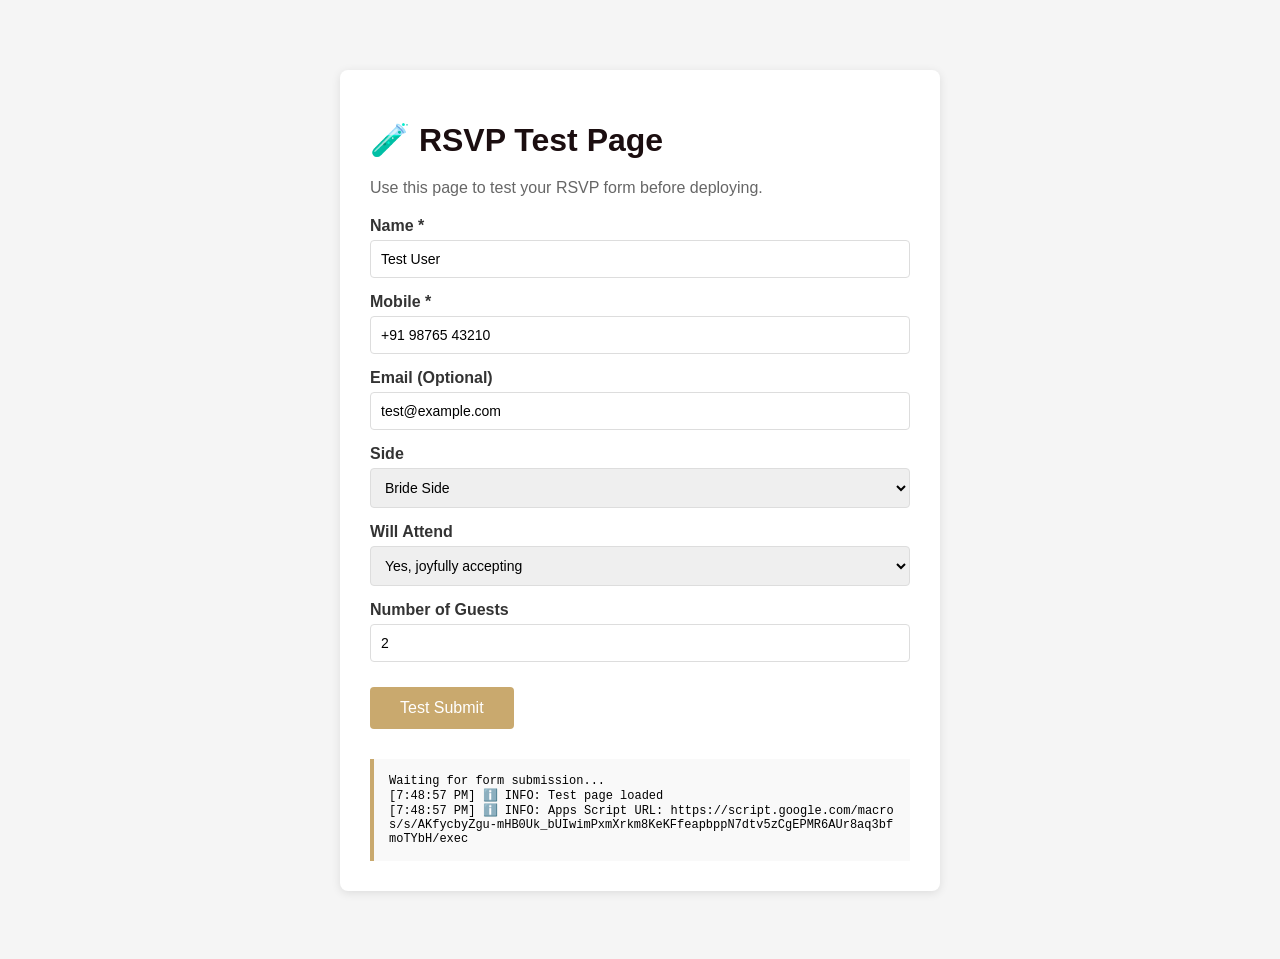
<file: test-rsvp.html>
<!DOCTYPE html>
<html lang="en">
<head>
  <meta charset="UTF-8">
  <meta name="viewport" content="width=device-width, initial-scale=1.0">
  <title>RSVP Test Page</title>
  <style>
    body {
      font-family: Arial, sans-serif;
      max-width: 600px;
      margin: 50px auto;
      padding: 20px;
      background: #f5f5f5;
    }
    .container {
      background: white;
      padding: 30px;
      border-radius: 8px;
      box-shadow: 0 2px 10px rgba(0,0,0,0.1);
    }
    h1 {
      color: #1B0E10;
      margin-bottom: 20px;
    }
    .field {
      margin-bottom: 15px;
    }
    label {
      display: block;
      margin-bottom: 5px;
      font-weight: bold;
      color: #333;
    }
    input, select {
      width: 100%;
      padding: 10px;
      border: 1px solid #ddd;
      border-radius: 4px;
      font-size: 14px;
      box-sizing: border-box;
    }
    button {
      background: #C9A96E;
      color: white;
      border: none;
      padding: 12px 30px;
      font-size: 16px;
      border-radius: 4px;
      cursor: pointer;
      margin-top: 10px;
    }
    button:hover {
      background: #B39860;
    }
    button:disabled {
      background: #ccc;
      cursor: not-allowed;
    }
    .log {
      margin-top: 30px;
      padding: 15px;
      background: #f9f9f9;
      border-left: 4px solid #C9A96E;
      font-family: monospace;
      font-size: 12px;
      white-space: pre-wrap;
      word-break: break-all;
    }
    .success {
      color: green;
      font-weight: bold;
    }
    .error {
      color: red;
      font-weight: bold;
    }
  </style>
</head>
<body>
  <div class="container">
    <h1>🧪 RSVP Test Page</h1>
    <p style="color: #666; margin-bottom: 20px;">Use this page to test your RSVP form before deploying.</p>
    
    <form id="testForm">
      <div class="field">
        <label>Name *</label>
        <input type="text" id="name" value="Test User" required>
      </div>
      
      <div class="field">
        <label>Mobile *</label>
        <input type="tel" id="mobile" value="+91 98765 43210" required>
      </div>
      
      <div class="field">
        <label>Email (Optional)</label>
        <input type="email" id="email" value="test@example.com">
      </div>
      
      <div class="field">
        <label>Side</label>
        <select id="side">
          <option value="Bride Side">Bride Side</option>
          <option value="Groom Side">Groom Side</option>
        </select>
      </div>
      
      <div class="field">
        <label>Will Attend</label>
        <select id="attend">
          <option value="Yes, joyfully accepting">Yes, joyfully accepting</option>
          <option value="Regretfully declining">Regretfully declining</option>
        </select>
      </div>
      
      <div class="field">
        <label>Number of Guests</label>
        <input type="number" id="guests" value="2" min="1" max="20">
      </div>
      
      <button type="submit" id="submitBtn">Test Submit</button>
    </form>
    
    <div class="log" id="log">Waiting for form submission...</div>
  </div>

  <script>
    const GOOGLE_SHEET_URL = 'https://script.google.com/macros/s/AKfycbyZgu-mHB0Uk_bUIwimPxmXrkm8KeKFfeapbppN7dtv5zCgEPMR6AUr8aq3bfmoTYbH/exec';
    
    const form = document.getElementById('testForm');
    const submitBtn = document.getElementById('submitBtn');
    const log = document.getElementById('log');
    
    function addLog(message, type = 'info') {
      const timestamp = new Date().toLocaleTimeString();
      const prefix = type === 'error' ? '❌ ERROR' : type === 'success' ? '✅ SUCCESS' : 'ℹ️ INFO';
      log.innerHTML += `\n[${timestamp}] ${prefix}: ${message}`;
      log.scrollTop = log.scrollHeight;
    }
    
    form.addEventListener('submit', async function(e) {
      e.preventDefault();
      
      log.innerHTML = 'Starting RSVP test...\n';
      submitBtn.disabled = true;
      submitBtn.textContent = 'Sending...';
      
      const data = {
        name: document.getElementById('name').value,
        mobile: document.getElementById('mobile').value,
        phone: document.getElementById('mobile').value,
        email: document.getElementById('email').value,
        side: document.getElementById('side').value,
        attend: document.getElementById('attend').value,
        guests: document.getElementById('guests').value
      };
      
      addLog('Form data prepared');
      addLog(JSON.stringify(data, null, 2));
      addLog('Sending POST request to: ' + GOOGLE_SHEET_URL);
      
      try {
        const response = await fetch(GOOGLE_SHEET_URL, {
          method: 'POST',
          headers: {
            'Content-Type': 'text/plain;charset=utf-8',
          },
          body: JSON.stringify(data)
        });
        
        addLog(`Response status: ${response.status} ${response.statusText}`);
        addLog(`Response headers: ${JSON.stringify([...response.headers])}`);
        
        const result = await response.json();
        addLog('Response body:', 'info');
        addLog(JSON.stringify(result, null, 2));
        
        if (result.status === 'success' || result.result === 'success') {
          addLog('RSVP submitted successfully! Check your Google Sheet.', 'success');
          submitBtn.textContent = '✓ Success!';
          submitBtn.style.background = 'green';
        } else {
          addLog('RSVP submission returned an error', 'error');
          addLog(result.message || 'Unknown error', 'error');
          submitBtn.textContent = 'Failed - Try Again';
          submitBtn.disabled = false;
        }
        
      } catch (error) {
        addLog('Fetch error occurred', 'error');
        addLog(error.toString(), 'error');
        addLog('Stack: ' + error.stack, 'error');
        
        submitBtn.textContent = 'Error - Try Again';
        submitBtn.disabled = false;
      }
    });
    
    addLog('Test page loaded');
    addLog('Apps Script URL: ' + GOOGLE_SHEET_URL);
  </script>
</body>
</html>
</file>
<file: css/style.css>
/* ============================================================
   Ashik Thomas & Irine Mariya Anto · Christian Wedding Invitation
   Pure HTML5 + CSS3 + Vanilla JS. No frameworks.
   ============================================================ */

/* ---------- 1 · TOKENS ---------- */
:root {
  --ivory: #FFFDF9;
  --ivory-2: #F9F3E8;
  --beige: #F5EBE0;
  --beige-2: #EBDCCB;
  --gold: #D4AF37;
  --gold-lt: #F6E2A0;
  --gold-dk: #996515;
  --brass: #B8860B;
  --leaf: #325A31;
  --leaf-dk: #1E3B1D;
  --maroon: #7B1C2A;
  --maroon-dk: #480E17;
  --brown: #7A5338;
  --ink: #2C1D18;
  --ink-soft: #5C4639;
  --night: #1A0D10;
  --night-2: #2A161B;

  --gold-foil: linear-gradient(135deg, #FFE699 0%, #D4AF37 50%, #996515 100%);
  --gold-glow: 0 0 24px rgba(212, 175, 55, 0.35);

  --shadow-s: 0 4px 16px rgba(44, 29, 24, .08);
  --shadow-m: 0 14px 38px -12px rgba(44, 29, 24, .25);
  --shadow-l: 0 32px 76px -28px rgba(44, 29, 24, .45);

  --f-display: "Cormorant Garamond", Georgia, "Times New Roman", serif;
  --f-title: "Marcellus", Georgia, serif;
  --f-body: "Jost", "Segoe UI", system-ui, -apple-system, sans-serif;
  --f-ml: "Noto Sans Malayalam", "Nirmala UI", system-ui, sans-serif;

  --wrap: 1120px;
  --pad: clamp(20px, 5vw, 44px);
  --sec-y: clamp(72px, 12vw, 132px);

  --ease: cubic-bezier(.22, .61, .36, 1);
  --ease-soft: cubic-bezier(.4, 0, .2, 1);

  --motif: url("data:image/svg+xml,%3Csvg xmlns='http://www.w3.org/2000/svg' width='72' height='22' viewBox='0 0 72 22'%3E%3Cg fill='none' stroke='%23D4AF37' stroke-width='1' stroke-linecap='round' opacity='.7'%3E%3Cpath d='M0 11h14M58 11h14'/%3E%3Cpath d='M22 11c0-3.6 2.6-6.4 5.6-6.4S33.2 7.4 33.2 11s-2.6 6.4-5.6 6.4S22 14.6 22 11z'/%3E%3Cpath d='M38.8 11c0-3.6 2.6-6.4 5.6-6.4S50 7.4 50 11s-2.6 6.4-5.6 6.4S38.8 14.6 38.8 11z'/%3E%3C/g%3E%3Ccircle cx='36' cy='11' r='1.7' fill='%23D4AF37' opacity='.85'/%3E%3C/svg%3E");
}

/* ---------- 2 · RESET ---------- */
*,
*::before,
*::after {
  box-sizing: border-box
}

html {
  -webkit-text-size-adjust: 100%;
  scroll-behavior: smooth
}

body {
  margin: 0;
  background: var(--night);
  color: var(--ink);
  font-family: var(--f-body);
  font-weight: 300;
  font-size: clamp(15px, 1.05vw + 12px, 17px);
  line-height: 1.75;
  -webkit-font-smoothing: antialiased;
  text-rendering: optimizeLegibility;
  overflow-x: hidden;
}

body.is-locked {
  overflow: hidden;
  height: 100%;
  position: fixed;
  inset: 0;
  width: 100%
}

img,
video,
canvas,
svg {
  display: block;
  max-width: 100%
}

h1,
h2,
h3,
p,
dl,
dd,
ul,
ol,
figure {
  margin: 0
}

ul,
ol {
  list-style: none;
  padding: 0
}

a {
  color: inherit;
  text-decoration: none
}

button {
  font: inherit;
  color: inherit;
  border: 0;
  background: none;
  cursor: pointer
}

::selection {
  background: var(--gold);
  color: #fff
}

.sprite {
  position: absolute;
  width: 0;
  height: 0;
  overflow: hidden
}

/* every symbol uses a 64-unit viewBox, so stroke widths are in those
   units — roughly 3.8 reads as a 1.4px hairline at typical icon sizes */
.ico {
  width: 1em;
  height: 1em;
  flex: none;
  fill: none;
  stroke: currentColor;
  stroke-width: 3.8;
  stroke-linecap: round;
  stroke-linejoin: round;
  overflow: visible;
}

/* ---------- 3 · SHARED BITS ---------- */
.wrap {
  width: 100%;
  max-width: var(--wrap);
  margin-inline: auto;
  padding-inline: var(--pad);
  position: relative;
  z-index: 2
}

.wrap--center {
  text-align: center
}

.divider {
  display: flex;
  align-items: center;
  justify-content: center;
  gap: 14px;
  margin: 18px auto 0;
  max-width: 280px;
  color: var(--gold)
}

.divider .ico {
  width: 24px;
  height: 24px;
  stroke-width: 3.6;
  opacity: .95
}

.divider-line {
  height: 1px;
  flex: 1;
  background: linear-gradient(90deg, transparent, rgba(193, 150, 47, .75))
}

.divider-line:last-child {
  background: linear-gradient(270deg, transparent, rgba(193, 150, 47, .75))
}

.divider--sm {
  max-width: 200px
}

.divider--light {
  color: var(--gold-lt)
}

.divider--light .divider-line {
  background: linear-gradient(90deg, transparent, rgba(231, 201, 122, .65))
}

.divider--light .divider-line:last-child {
  background: linear-gradient(270deg, transparent, rgba(231, 201, 122, .65))
}

.mural-border {
  position: absolute;
  left: 0;
  right: 0;
  height: 22px;
  background-image: var(--motif);
  background-repeat: repeat-x;
  background-position: center;
  opacity: .5;
  pointer-events: none
}

.mural-border--top {
  top: 22px
}

.sample {
  display: inline-block;
  vertical-align: middle;
  font-family: var(--f-body);
  font-size: 9px;
  font-weight: 500;
  letter-spacing: .16em;
  text-transform: uppercase;
  padding: 2px 7px;
  margin: 0 4px;
  border-radius: 999px;
  color: #8a2036;
  background: rgba(160, 40, 60, .09);
  border: 1px dashed rgba(160, 40, 60, .5);
  line-height: 1.5;
  white-space: nowrap;
}

.scene--dark .sample,
.scene--finale .sample {
  color: #F2B7C0;
  background: rgba(255, 140, 160, .1);
  border-color: rgba(255, 150, 170, .45)
}

code {
  font-family: ui-monospace, "Cascadia Code", Consolas, monospace;
  font-size: .85em;
  background: rgba(120, 90, 40, .1);
  padding: 2px 6px;
  border-radius: 4px
}

.muted {
  color: var(--ink-soft)
}

/* ---------- 4 · PARTICLE CANVAS ---------- */
#particles {
  position: fixed;
  inset: 0;
  width: 100%;
  height: 100%;
  z-index: 80;
  pointer-events: none;
  opacity: 0;
  transition: opacity 1.4s var(--ease);
  will-change: opacity;
}

#particles.on {
  opacity: 1
}

/* ============================================================
   5 · LANDING COVER  ·  image fills the screen; content fits it
   ============================================================ */
#landing {
  position: fixed;
  inset: 0;
  z-index: 70;
  /* reuse .scene--screen grid from scenes.css when both classes apply;
     also declare here so landing works even if load order shifts */
  width: 100%;
  height: 100svh;
  height: 100vh;
  min-height: 100svh;
  min-height: 100vh;
  display: grid;
  grid-template-columns: var(--hero-safe-side, 11%) minmax(0, 1fr) var(--hero-safe-side, 11%);
  grid-template-rows: var(--hero-safe-top, 22%) minmax(0, 1fr) var(--hero-safe-bottom, 16%);
  overflow: hidden;
  background: #0B0703;
  transition: opacity .42s var(--ease);
  will-change: opacity;
}

#landing.is-opening .btn-open {
  pointer-events: none;
  opacity: .72
}

#landing.is-out {
  opacity: 0;
  pointer-events: none
}

#landing.is-gone {
  display: none
}

.landing-media,
#landing>.rays,
#landing>.vignette,
#landing>.temple-glow,
#landing>.landing-overlay {
  grid-column: 1 / -1;
  grid-row: 1 / -1;
  width: 100%;
  height: 100%;
  pointer-events: none;
}

.landing-media {
  position: relative;
  z-index: 0;
  overflow: hidden
}

.cover-img {
  position: absolute;
  inset: 0;
  width: 100%;
  height: 100%;
  object-fit: cover;
  object-position: center center;
  animation: kenburns 26s var(--ease-soft) infinite alternate;
  will-change: transform;
}

.cover-img.failed {
  display: none
}

.cover-fallback {
  position: absolute;
  inset: 0;
  opacity: 0;
  background:
    radial-gradient(120% 70% at 50% 12%, rgba(255, 226, 164, .36), transparent 62%),
    radial-gradient(80% 55% at 20% 90%, rgba(193, 150, 47, .28), transparent 70%),
    radial-gradient(80% 55% at 82% 84%, rgba(107, 31, 42, .34), transparent 70%),
    linear-gradient(180deg, #2A1B0E 0%, #160E07 55%, #0B0703 100%);
}

.landing-media.fallback-on .cover-fallback {
  opacity: 1
}

@keyframes kenburns {
  from {
    transform: scale(1.04) translate3d(0, 0, 0)
  }

  to {
    transform: scale(1.12) translate3d(0, -1.2%, 0)
  }
}

.vignette {
  position: relative;
  z-index: 2;
  background:
    radial-gradient(115% 78% at 50% 34%, transparent 34%, rgba(11, 7, 3, .35) 82%, rgba(11, 7, 3, .62) 100%),
    linear-gradient(180deg, rgba(10, 6, 3, .35) 0%, transparent 26%, transparent 48%, rgba(10, 6, 3, .55) 100%);
}

.landing-overlay {
  position: relative;
  z-index: 2;
  background: radial-gradient(70% 50% at 50% 45%, transparent 30%, rgba(11, 7, 3, .2) 100%);
}

.temple-glow {
  position: relative;
  z-index: 2;
  pointer-events: none;
  background: radial-gradient(ellipse 55% 40% at 50% 18%, rgba(255, 214, 140, .28), transparent 70%);
  animation: breathe 7.5s var(--ease-soft) infinite;
}

@keyframes breathe {

  0%,
  100% {
    opacity: .55
  }

  50% {
    opacity: 1
  }
}

/* light rays — fill the landing/hero cell */
.rays {
  position: relative;
  z-index: 2;
  pointer-events: none;
  opacity: .28;
  mix-blend-mode: screen;
  overflow: hidden;
}

.rays::before,
.rays::after {
  content: "";
  position: absolute;
  inset: -20%;
  background: repeating-conic-gradient(from 0deg at 50% 8%,
      rgba(255, 226, 168, .20) 0deg 2.2deg,
      transparent 2.2deg 10deg);
  -webkit-mask-image: radial-gradient(65% 78% at 50% 6%, #000, transparent 72%);
  mask-image: radial-gradient(65% 78% at 50% 6%, #000, transparent 72%);
  animation: sweep 46s linear infinite;
  will-change: transform;
}

.rays::after {
  animation-duration: 74s;
  animation-direction: reverse;
  opacity: .6
}

@keyframes sweep {
  to {
    transform: rotate(360deg)
  }
}

.rays--hero {
  opacity: .3
}

.landing-inner {
  color: var(--ivory);
  z-index: 5;
}

.landing-eyebrow {
  display: flex;
  flex-direction: column;
  gap: 6px;
  animation: riseIn 1.5s .35s var(--ease) both
}

.landing-eyebrow .ml {
  font-family: var(--f-ml);
  font-size: clamp(14px, 3.6vw, 18px);
  color: var(--gold-lt);
  letter-spacing: .02em
}

.landing-eyebrow .en {
  font-size: clamp(9.5px, 2.4vw, 11.5px);
  letter-spacing: .32em;
  text-transform: uppercase;
  color: rgba(251, 247, 239, .62)
}

.landing-inner .divider {
  animation: riseIn 1.5s .6s var(--ease) both
}

.landing-names {
  margin-top: 16px;
  font-family: var(--f-display);
  font-weight: 300;
  font-size: clamp(38px, 11.5vw, 86px);
  line-height: 1.05;
  letter-spacing: .01em;
  display: flex;
  flex-direction: column;
  align-items: center;
  gap: 2px;
  color: #FFF6E3;
  text-shadow: 0 2px 30px rgba(255, 196, 110, .32), 0 1px 3px rgba(0, 0, 0, .4);
}

.landing-names .n {
  animation: riseIn 1.6s .8s var(--ease) both
}

.landing-names .n:last-child {
  animation-delay: 1.05s
}

.landing-names .amp {
  font-family: var(--f-display);
  font-style: italic;
  font-size: .44em;
  color: var(--gold-lt);
  opacity: .9;
  margin: 2px 0;
  animation: riseIn 1.6s .95s var(--ease) both;
}

.landing-date {
  margin-top: 14px;
  font-size: clamp(11px, 3vw, 13px);
  letter-spacing: .44em;
  text-indent: .44em;
  color: rgba(255, 246, 227, .78);
  animation: riseIn 1.6s 1.25s var(--ease) both;
}

@keyframes riseIn {
  from {
    opacity: 0;
    transform: translate3d(0, 22px, 0)
  }

  to {
    opacity: 1;
    transform: none
  }
}

/* ---------- Open Invitation button ---------- */
.btn-open {
  position: relative;
  margin-top: clamp(34px, 7vw, 52px);
  padding: 0;
  border-radius: 999px;
  isolation: isolate;
  -webkit-tap-highlight-color: transparent;
  animation: riseIn 1.6s 1.5s var(--ease) both;
  transition: transform .4s var(--ease);
}

.btn-open__inner {
  position: relative;
  z-index: 3;
  display: flex;
  align-items: center;
  gap: 14px;
  padding: 16px clamp(26px, 6vw, 38px);
  border-radius: 999px;
  background: linear-gradient(145deg, rgba(28, 18, 9, .72), rgba(12, 8, 4, .62));
  border: 1px solid rgba(231, 201, 122, .55);
  backdrop-filter: blur(9px);
  -webkit-backdrop-filter: blur(9px);
  box-shadow: inset 0 1px 0 rgba(255, 232, 180, .24), 0 14px 40px -18px rgba(0, 0, 0, .9);
  transition: border-color .4s var(--ease), box-shadow .4s var(--ease);
}

.btn-open__lamp {
  width: 26px;
  height: 26px;
  color: var(--gold-lt);
  stroke-width: 3.6;
  animation: flicker 3.4s ease-in-out infinite
}

@keyframes flicker {

  0%,
  100% {
    opacity: .85;
    filter: drop-shadow(0 0 4px rgba(255, 196, 110, .5))
  }

  45% {
    opacity: 1;
    filter: drop-shadow(0 0 12px rgba(255, 206, 130, .95))
  }

  70% {
    opacity: .9
  }
}

.btn-open__label {
  display: flex;
  flex-direction: column;
  align-items: flex-start;
  line-height: 1.3
}

.btn-open__en {
  font-size: clamp(13px, 3.3vw, 15px);
  letter-spacing: .24em;
  text-transform: uppercase;
  color: #FFF3DC
}

.btn-open__ml {
  font-family: var(--f-ml);
  font-size: clamp(10px, 2.6vw, 11.5px);
  color: rgba(231, 201, 122, .82);
  letter-spacing: .01em
}

.btn-open__glow {
  position: absolute;
  inset: -26px;
  z-index: 1;
  border-radius: 999px;
  background: radial-gradient(closest-side, rgba(255, 200, 110, .42), transparent 74%);
  animation: pulseGlow 3.6s var(--ease-soft) infinite;
}

@keyframes pulseGlow {

  0%,
  100% {
    opacity: .45;
    transform: scale(.94)
  }

  50% {
    opacity: 1;
    transform: scale(1.06)
  }
}

.btn-open__ring {
  position: absolute;
  inset: -7px;
  z-index: 2;
  border-radius: 999px;
  border: 1px solid rgba(231, 201, 122, .42);
  animation: ringOut 3.6s var(--ease-soft) infinite;
}

@keyframes ringOut {
  0% {
    opacity: .75;
    transform: scale(.96)
  }

  70% {
    opacity: 0;
    transform: scale(1.16)
  }

  100% {
    opacity: 0
  }
}

.btn-open__shimmer {
  position: absolute;
  inset: 0;
  z-index: 4;
  border-radius: 999px;
  overflow: hidden;
  pointer-events: none;
  -webkit-mask-image: linear-gradient(#000, #000);
}

.btn-open__shimmer::before {
  content: "";
  position: absolute;
  top: -60%;
  bottom: -60%;
  width: 34%;
  left: -45%;
  background: linear-gradient(100deg, transparent, rgba(255, 240, 205, .5), transparent);
  transform: skewX(-18deg);
  animation: shimmer 4.6s 2.4s var(--ease-soft) infinite;
}

@keyframes shimmer {
  0% {
    left: -45%
  }

  55%,
  100% {
    left: 125%
  }
}

.btn-open:hover {
  transform: translateY(-2px)
}

.btn-open:hover .btn-open__inner {
  border-color: rgba(231, 201, 122, .95);
  box-shadow: inset 0 1px 0 rgba(255, 232, 180, .34), 0 18px 46px -16px rgba(255, 180, 90, .42)
}

.btn-open:active {
  transform: translateY(0) scale(.985)
}

.btn-open:focus-visible {
  outline: 2px solid var(--gold-lt);
  outline-offset: 8px
}

.landing-hint {
  margin-top: 18px;
  font-size: 10px;
  letter-spacing: .34em;
  text-transform: uppercase;
  color: rgba(251, 247, 239, .42);
  animation: riseIn 1.6s 1.9s var(--ease) both, hintFade 3.4s 3s ease-in-out infinite;
}

@keyframes hintFade {

  0%,
  100% {
    opacity: .35
  }

  50% {
    opacity: .85
  }
}

/* ============================================================
   6 · REVEAL VIDEO
   ============================================================ */
#reveal {
  position: fixed;
  inset: 0;
  z-index: 60;
  background: #0B0703;
  opacity: 0;
  visibility: hidden;
  /* Armed under the cover: fully painted but invisible until the cover lifts.
     is-on keeps it under the fading cover; is-live promotes it after the fade. */
  transition: opacity .42s var(--ease), visibility 0s linear .42s;
  will-change: opacity;
}

#reveal.is-armed,
#reveal.is-on {
  opacity: 1;
  visibility: visible;
  transition: opacity .42s var(--ease), visibility 0s;
}

#reveal.is-live {
  z-index: 95
}

#reveal.is-out {
  opacity: 0;
  visibility: hidden;
  transition: opacity .85s var(--ease), visibility 0s linear .85s;
  z-index: 95
}

#reveal.is-gone {
  display: none
}

#revealVideo {
  position: absolute;
  inset: 0;
  z-index: 1;
  width: 100%;
  height: 100%;
  object-fit: cover;
  object-position: center center;
  background: #0B0703;
}

.reveal-fade {
  position: absolute;
  inset: 0;
  z-index: 2;
  pointer-events: none;
  opacity: 0;
  background: radial-gradient(120% 80% at 50% 55%, rgba(255, 226, 170, .22), transparent 60%), #0B0703;
  transition: opacity 1.1s var(--ease);
}

#reveal.is-out .reveal-fade {
  opacity: 1
}

.btn-skip {
  position: absolute;
  z-index: 3;
  right: max(16px, env(safe-area-inset-right));
  bottom: max(18px, env(safe-area-inset-bottom));
  padding: 8px 18px;
  border-radius: 999px;
  font-size: 10px;
  letter-spacing: .26em;
  text-transform: uppercase;
  color: rgba(255, 246, 227, .8);
  border: 1px solid rgba(231, 201, 122, .32);
  background: rgba(0, 0, 0, .3);
  backdrop-filter: blur(6px);
  opacity: 0;
  animation: fadeIn .8s var(--ease) forwards;
}

@keyframes fadeIn {
  to {
    opacity: .6
  }
}

.btn-skip:hover {
  opacity: 1
}

/* ============================================================
   7 · SITE SHELL
   ============================================================ */
#site {
  position: relative;
  z-index: 1;
  opacity: 0;
  visibility: hidden;
  transition: opacity .85s var(--ease);
  background: var(--ivory);
}

body.is-revealed #site {
  opacity: 1;
  visibility: visible
}

/* hold every in-page animation until the curtain lifts */
body:not(.is-revealed) #site * {
  animation-play-state: paused !important
}

/* Below-the-fold scenes skip layout/paint until near the viewport */
#story,
#timeline,
#couple,
#family,
#ceremony,
#reception,
#venue,
#gallery,
#moments,
#pennukanal,
#rsvp,
#pending,
#thankyou,
#footer {
  content-visibility: auto;
  contain-intrinsic-size: auto 720px;
}

/* ============================================================
   9 · FLOW SECTION INTERNALS
   (outer shell = scenes.css · .scene / .section-content)
   ============================================================ */
.section-content--center {
  text-align: center;
  justify-content: center;
  align-items: center;
  min-height: min(100svh, 40rem);
}

.scene--dark .sec-title,
.scene--finale .sec-title {
  color: #FBF3E2
}

.scene--dark .kicker,
.scene--finale .kicker {
  color: var(--gold-lt);
  opacity: .9
}

.scene--dark .sec-note,
.scene--finale .sec-note {
  color: rgba(243, 233, 214, .7)
}

.sec-head {
  text-align: center;
  margin-bottom: clamp(2rem, 5vw, 4rem)
}

.kicker {
  font-family: var(--f-ml);
  font-size: clamp(11px, 2.9vw, 13px);
  letter-spacing: .2em;
  color: var(--brass);
  margin-bottom: 10px;
}

.sec-title {
  font-family: var(--f-display);
  font-weight: 300;
  font-size: clamp(28px, 6.5vw, 52px);
  line-height: 1.12;
  letter-spacing: .005em;
  color: var(--ink);
}

.sec-note {
  max-width: 640px;
  margin: 16px auto 0;
  font-size: clamp(12px, 2.8vw, 13.5px);
  line-height: 1.7;
  color: var(--ink-soft);
}

/* ============================================================
   8 · HERO TYPOGRAPHY  (layout lives in scenes.css)
   ============================================================ */
.hero-bless {
  display: flex;
  flex-direction: column;
  gap: clamp(4px, 1.2%, 8px);
  margin-bottom: clamp(8px, 3%, 16px)
}

.hero-bless__ml {
  font-family: var(--f-ml);
  font-size: clamp(11px, 3vw, 15px);
  color: #8E6C1E;
  letter-spacing: .02em;
}

.hero-bless__en {
  font-size: clamp(8px, 2.2vw, 10px);
  letter-spacing: .28em;
  text-transform: uppercase;
  color: rgba(74, 52, 32, .62);
}

.hero-names {
  display: flex;
  flex-direction: column;
  align-items: center;
  gap: 0;
  font-family: var(--f-display);
  font-weight: 300;
  font-size: clamp(32px, 9vw, 58px);
  line-height: .98;
  letter-spacing: .01em;
  color: #3A2414;
  text-shadow: 0 1px 0 rgba(255, 246, 220, .55);
}

.hero-names__n {
  display: block
}

.hero-names__amp {
  font-family: var(--f-display);
  font-style: italic;
  font-weight: 300;
  font-size: .42em;
  line-height: 1;
  margin: clamp(2px, 1%, 6px) 0;
  color: #9C7C38;
}

.hero-date {
  margin-top: clamp(10px, 3.5%, 20px);
  display: flex;
  flex-direction: column;
  align-items: center;
  gap: clamp(3px, 1%, 6px);
}

.hero-date__en {
  font-family: var(--f-title);
  font-size: clamp(11px, 3.2vw, 15px);
  letter-spacing: .14em;
  text-transform: uppercase;
  color: #5A3C1E;
}

.hero-date__ml {
  font-family: var(--f-ml);
  font-size: clamp(10px, 2.8vw, 13px);
  color: #8E6C1E;
}

.scroll-indicator {
  display: flex;
  flex-direction: column;
  align-items: center;
  gap: 10px;
  color: var(--brown);
}

.scroll-indicator__word {
  font-size: 9.5px;
  letter-spacing: .36em;
  text-transform: uppercase;
  opacity: .72
}

.scroll-indicator__rail {
  position: relative;
  width: 1px;
  height: 52px;
  background: linear-gradient(180deg, rgba(122, 92, 67, .5), transparent);
  overflow: visible;
}

.scroll-indicator__dot {
  position: absolute;
  left: 50%;
  top: 0;
  width: 5px;
  height: 5px;
  margin-left: -2.5px;
  border-radius: 50%;
  background: var(--gold);
  box-shadow: 0 0 10px rgba(193, 150, 47, .9);
  animation: scrollDot 2.4s var(--ease-soft) infinite;
}

@keyframes scrollDot {
  0% {
    transform: translateY(0);
    opacity: 0
  }

  18% {
    opacity: 1
  }

  80% {
    opacity: 1
  }

  100% {
    transform: translateY(46px);
    opacity: 0
  }
}

/* ============================================================
   9 · FLOW SECTION INTERNALS
   ============================================================ */
/* (outer shell lives in scenes.css — keep only component styles here) */

.lede {
  max-width: 720px;
  margin: 0 auto clamp(40px, 7vw, 62px);
  text-align: center;
  font-family: var(--f-display);
  font-size: clamp(17px, 4.3vw, 22px);
  line-height: 1.85;
  color: var(--ink-soft);
  font-weight: 300;
}

.lede em {
  font-style: italic;
  font-weight: 500;
  color: var(--maroon);
  background: linear-gradient(120deg, rgba(212, 175, 55, 0.18), rgba(246, 226, 160, 0.32));
  padding: 1px 8px;
  border-radius: 4px;
  border-bottom: 1.5px solid var(--gold);
  box-shadow: 0 1px 4px rgba(212, 175, 55, 0.12);
  display: inline-block;
}

/* ---------- 9.1 · Sankeertanam / Bible Verse Card ---------- */
.verse-card {
  position: relative;
  max-width: 680px;
  margin: 0 auto clamp(30px, 6vw, 48px);
  padding: clamp(24px, 4.5vw, 36px) clamp(20px, 4vw, 32px);
  text-align: center;
  background: rgba(255, 255, 255, 0.65);
  border: 1px solid rgba(193, 150, 47, 0.35);
  border-radius: 4px;
  box-shadow: var(--shadow-s);
}

.verse-card::before {
  content: "";
  position: absolute;
  inset: 6px;
  border: 1px solid rgba(193, 150, 47, 0.2);
  border-radius: 2px;
  pointer-events: none;
}

.verse-card__icon {
  width: 32px;
  height: 32px;
  color: var(--gold);
  stroke-width: 3.2;
  margin: 0 auto 12px;
}

.verse-ml {
  font-family: var(--f-ml);
  font-size: clamp(16px, 3.8vw, 20px);
  line-height: 1.8;
  color: var(--maroon);
  font-weight: 500;
  margin-bottom: 8px;
}

.verse-en {
  font-family: var(--f-display);
  font-size: clamp(17px, 4.2vw, 21px);
  font-style: italic;
  line-height: 1.7;
  color: var(--maroon);
  font-weight: 400;
  margin-bottom: 12px;
}

.verse-ref {
  display: block;
  font-family: var(--f-title);
  font-size: clamp(11px, 2.8vw, 13px);
  letter-spacing: 0.15em;
  text-transform: uppercase;
  color: var(--brass);
  font-style: normal;
}

/* ---------- reveal on scroll ---------- */
.reveal {
  opacity: 0;
  transform: translate3d(0, 26px, 0);
  transition: opacity .95s var(--ease), transform .95s var(--ease);
  will-change: opacity, transform
}

.reveal.in {
  opacity: 1;
  transform: none
}

.reveal[data-delay="1"] {
  transition-delay: .09s
}

.reveal[data-delay="2"] {
  transition-delay: .18s
}

.reveal[data-delay="3"] {
  transition-delay: .27s
}

.reveal[data-delay="4"] {
  transition-delay: .36s
}

/* ---------- facts ---------- */
.facts {
  display: grid;
  gap: 14px;
  grid-template-columns: repeat(auto-fit, minmax(215px, 1fr))
}

.fact {
  position: relative;
  display: flex;
  flex-direction: column;
  align-items: center;
  text-align: center;
  gap: 4px;
  padding: 30px 20px 26px;
  border-radius: 3px;
  background: rgba(255, 255, 255, .55);
  border: 1px solid rgba(193, 150, 47, .24);
  box-shadow: var(--shadow-s);
  transition: transform .5s var(--ease), box-shadow .5s var(--ease), border-color .5s var(--ease);
}

.fact::before {
  content: "";
  position: absolute;
  inset: 5px;
  border: 1px solid rgba(193, 150, 47, .16);
  border-radius: 2px;
  pointer-events: none;
}

.fact:hover {
  transform: translateY(-4px);
  box-shadow: var(--shadow-m);
  border-color: rgba(193, 150, 47, .5)
}

.fact .ico {
  width: 30px;
  height: 30px;
  color: var(--gold);
  stroke-width: 3.4;
  margin-bottom: 8px
}

.fact-k {
  font-size: 9.5px;
  letter-spacing: .28em;
  text-transform: uppercase;
  color: var(--brass)
}

.fact-v {
  font-family: var(--f-title);
  font-size: clamp(15px, 3.9vw, 17.5px);
  color: var(--ink);
  line-height: 1.4
}

.fact-s {
  font-size: 12px;
  color: var(--ink-soft)
}

.fact-link {
  color: var(--maroon);
  text-decoration: none;
  transition: color 0.3s var(--ease);
}

.fact-link:hover {
  color: var(--gold);
  text-decoration: underline;
}

/* ---------- countdown ---------- */
.countdown {
  display: flex;
  align-items: center;
  justify-content: center;
  gap: clamp(8px, 3vw, 22px);
  margin-top: clamp(42px, 7vw, 60px);
  flex-wrap: wrap;
}

.cd-unit {
  display: flex;
  flex-direction: column;
  align-items: center;
  min-width: 64px
}

.cd-n {
  font-family: var(--f-display);
  font-weight: 400;
  font-size: clamp(30px, 8vw, 48px);
  line-height: 1;
  color: var(--maroon);
  font-variant-numeric: tabular-nums;
}

.cd-l {
  margin-top: 6px;
  font-size: 9px;
  letter-spacing: .26em;
  text-transform: uppercase;
  color: var(--brass)
}

.cd-sep {
  width: 1px;
  height: 34px;
  background: linear-gradient(180deg, transparent, rgba(193, 150, 47, .6), transparent)
}

/* ---------- cards ---------- */
.card {
  position: relative;
  padding: clamp(26px, 5vw, 36px);
  border-radius: 3px;
  background: rgba(255, 255, 255, .62);
  border: 1px solid rgba(193, 150, 47, .26);
  box-shadow: var(--shadow-s);
  transition: transform .55s var(--ease), box-shadow .55s var(--ease);
}

.card::after {
  content: "";
  position: absolute;
  inset: 6px;
  border: 1px solid rgba(193, 150, 47, .14);
  pointer-events: none
}

.card:hover {
  transform: translateY(-5px);
  box-shadow: var(--shadow-m)
}

.card-ico {
  width: 34px;
  height: 34px;
  color: var(--leaf);
  stroke-width: 3.2;
  margin-bottom: 16px;
  opacity: .85
}

.card-title {
  font-family: var(--f-title);
  font-size: clamp(17px, 4.2vw, 20px);
  color: var(--ink);
  margin-bottom: 10px;
  font-weight: 400
}

.card p {
  font-size: 14.5px;
  line-height: 1.85;
  color: var(--ink-soft)
}

.story-grid {
  display: grid;
  gap: 18px;
  grid-template-columns: repeat(auto-fit, minmax(250px, 1fr))
}

.story-lede {
  font-family: var(--f-display);
  font-style: italic;
  font-size: clamp(15px, 3.6vw, 19px);
  color: var(--maroon)
}

.story-close {
  max-width: 720px;
  margin: clamp(36px, 7vw, 56px) auto 0;
  text-align: center
}

.story-close__text {
  font-family: var(--f-display);
  font-size: clamp(15px, 3.6vw, 18px);
  line-height: 1.75;
  color: var(--ink-soft)
}

.story-sign {
  font-family: var(--f-display);
  font-size: clamp(24px, 6vw, 32px);
  color: var(--maroon);
  margin-top: 22px
}

.story-sign span {
  font-family: var(--f-title);
  color: var(--gold);
  font-size: .65em;
  margin: 0 4px
}

.story-sign-sub {
  font-size: 11px;
  letter-spacing: .2em;
  text-transform: uppercase;
  color: var(--gold);
  margin-top: 10px
}

/* ---------- timeline ---------- */
.tl {
  position: relative;
  max-width: 760px;
  margin-inline: auto;
  padding-left: 8px
}

.tl::before {
  content: "";
  position: absolute;
  left: 23px;
  top: 12px;
  bottom: 12px;
  width: 1px;
  background: linear-gradient(180deg, transparent, rgba(193, 150, 47, .55) 8%, rgba(193, 150, 47, .55) 92%, transparent);
}

.tl-item {
  position: relative;
  padding: 0 0 clamp(34px, 6vw, 50px) 66px
}

.tl-item:last-child {
  padding-bottom: 0
}

.tl-node {
  position: absolute;
  left: 0;
  top: 0;
  width: 47px;
  height: 47px;
  border-radius: 50%;
  display: grid;
  place-items: center;
  background: var(--ivory);
  border: 1px solid rgba(193, 150, 47, .55);
  color: var(--gold);
  box-shadow: 0 0 0 6px var(--ivory), 0 6px 18px -8px rgba(58, 42, 32, .4);
}

.tl-node .ico {
  width: 22px;
  height: 22px;
  stroke-width: 3.6
}

.tl-node--hi {
  background: linear-gradient(145deg, var(--gold-lt), var(--gold));
  color: #3A2A20;
  border-color: transparent
}

.tl-node--hi::after {
  content: "";
  position: absolute;
  inset: -6px;
  border-radius: 50%;
  border: 1px solid rgba(193, 150, 47, .55);
  animation: ringOut 3.4s var(--ease-soft) infinite;
}

.tl-date {
  font-size: 10.5px;
  letter-spacing: .24em;
  text-transform: uppercase;
  color: var(--brass)
}

.tl-title {
  font-family: var(--f-display);
  font-weight: 400;
  font-size: clamp(22px, 5.6vw, 30px);
  color: var(--ink);
  margin: 6px 0 8px;
  line-height: 1.2
}

.tl-meta {
  font-size: 13.5px;
  color: var(--maroon);
  margin-bottom: 8px
}

.tl-text {
  font-size: 14.5px;
  color: var(--ink-soft);
  line-height: 1.8
}

/* ---------- couple ---------- */
.couple-grid {
  display: grid;
  gap: clamp(28px, 6vw, 44px);
  align-items: start;
  grid-template-columns: 1fr;
  justify-items: center;
}

.person {
  text-align: center;
  max-width: 380px;
  width: 100%;
  padding: 32px 24px;
  border-radius: 16px;
  background: linear-gradient(160deg, rgba(45, 30, 24, 0.65), rgba(20, 12, 10, 0.85));
  border: 1px solid rgba(231, 201, 122, 0.28);
  box-shadow: 0 12px 32px rgba(0, 0, 0, 0.35);
  backdrop-filter: blur(10px);
  -webkit-backdrop-filter: blur(10px);
  transition: transform 0.35s ease, border-color 0.35s ease, box-shadow 0.35s ease;
  position: relative;
  overflow: hidden;
}

.person::before {
  content: "";
  position: absolute;
  inset: 0;
  border-radius: 16px;
  padding: 1px;
  background: linear-gradient(135deg, rgba(231, 201, 122, 0.4), transparent 60%);
  -webkit-mask: linear-gradient(#fff 0 0) content-box, linear-gradient(#fff 0 0);
  -webkit-mask-composite: xor;
  mask-composite: exclude;
  pointer-events: none;
}

.person:hover {
  transform: translateY(-4px);
  border-color: rgba(231, 201, 122, 0.5);
  box-shadow: 0 16px 44px rgba(0, 0, 0, 0.5), 0 0 20px rgba(231, 201, 122, 0.1);
}

.portrait {
  position: relative;
  width: clamp(180px, 54vw, 238px);
  aspect-ratio: 3/4;
  margin: 0 auto 26px;
  border-radius: 999px 999px 6px 6px;
  overflow: hidden;
  background:
    repeating-linear-gradient(135deg, rgba(193, 150, 47, .08) 0 10px, transparent 10px 20px),
    linear-gradient(160deg, #3A2A1A, #20150D);
  border: 1px solid rgba(231, 201, 122, .32);
}

.portrait-img {
  width: 100%;
  height: 100%;
  object-fit: cover
}

.portrait-img.failed {
  display: none
}

.portrait.is-empty::after {
  content: attr(data-label);
  position: absolute;
  inset: 0;
  display: grid;
  place-items: center;
  font-size: 10px;
  letter-spacing: .26em;
  text-transform: uppercase;
  color: rgba(231, 201, 122, .62);
  text-align: center;
  padding: 20px;
}

.portrait.is-empty::before {
  content: "";
  position: absolute;
  left: 50%;
  top: 38%;
  width: 54px;
  height: 54px;
  margin-left: -27px;
  border: 1px solid rgba(231, 201, 122, .35);
  border-radius: 50%;
}

.portrait-ring {
  position: absolute;
  inset: 7px;
  border-radius: 999px 999px 4px 4px;
  border: 1px solid rgba(231, 201, 122, .35);
  pointer-events: none;
}

.person .person-role {
  font-size: 9.5px;
  letter-spacing: .32em;
  text-transform: uppercase;
  color: var(--gold-lt);
  opacity: .85
}

.person .person-name {
  font-family: var(--f-display);
  font-weight: 300;
  font-size: clamp(28px, 7.4vw, 42px);
  color: #FBF3E2;
  margin: 8px 0 4px;
  line-height: 1.15
}

.person .person-ml {
  font-family: var(--f-ml);
  font-size: 14px;
  color: rgba(231, 201, 122, .85);
  margin-bottom: 14px
}

.person .person-line {
  font-size: 14px;
  color: rgba(255, 255, 255, .92);
  line-height: 1.8
}

.person .person-place {
  font-size: 13px;
  color: rgba(255, 255, 255, .65);
  margin-top: 6px
}

.couple-knot {
  display: flex;
  align-items: center;
  gap: 14px;
  color: var(--gold-lt);
  opacity: .7
}

.couple-knot .ico {
  width: 34px;
  height: 34px;
  stroke-width: 3
}

.couple-knot .ico:last-of-type {
  transform: scaleX(-1)
}

.couple-amp {
  font-family: var(--f-display);
  font-style: italic;
  font-size: 30px
}

/* ---------- family ---------- */
.family-grid {
  display: grid;
  gap: 18px;
  grid-template-columns: repeat(auto-fit, minmax(280px, 1fr))
}

.card--family {
  text-align: center;
  padding-block: clamp(32px, 6vw, 44px)
}

.card--family .card-ico {
  margin-inline: auto;
  color: var(--brass)
}

.family-tag {
  font-size: 9.5px;
  letter-spacing: .3em;
  text-transform: uppercase;
  color: var(--brass);
  margin-bottom: 18px
}

.family-name {
  font-family: var(--f-display);
  font-weight: 400;
  font-size: clamp(20px, 5vw, 26px);
  color: var(--ink);
  line-height: 1.3
}

.family-amp {
  font-family: var(--f-display);
  font-style: italic;
  font-size: 20px;
  color: var(--gold);
  margin: 4px 0
}

.family-home {
  margin-top: 16px;
  font-size: 14px;
  color: var(--ink-soft);
  line-height: 1.7
}

.family-ml {
  font-family: var(--f-ml);
  font-size: 13px;
  color: var(--brass);
  margin-top: 6px
}

.family-foot {
  display: flex;
  align-items: center;
  justify-content: center;
  gap: 12px;
  flex-wrap: wrap;
  margin-top: clamp(30px, 5vw, 44px);
  font-family: var(--f-display);
  font-style: italic;
  font-size: clamp(16px, 4vw, 19px);
  color: var(--brown);
  text-align: center;
}

.family-foot .ico {
  width: 28px;
  height: 28px;
  color: var(--gold);
  stroke-width: 3.4
}

/* ---------- contact strip ---------- */
.contact-strip {
  margin-top: clamp(26px, 5vw, 40px);
  text-align: center
}

.contact-strip__title {
  display: inline-flex;
  align-items: center;
  gap: 10px;
  font-size: 10px;
  letter-spacing: .3em;
  text-transform: uppercase;
  color: var(--brass);
  margin-bottom: 18px
}

.contact-strip__title .ico {
  width: 16px;
  height: 16px;
  color: var(--gold);
  stroke-width: 4.2
}

.contact-strip__list {
  display: flex;
  flex-wrap: wrap;
  justify-content: center;
  gap: 12px
}

.contact-chip {
  display: inline-flex;
  align-items: center;
  gap: 10px;
  padding: 12px 18px;
  background: rgba(255, 255, 255, .72);
  border: 1px solid rgba(193, 150, 47, .32);
  border-radius: 999px;
  box-shadow: var(--shadow-s);
  text-decoration: none;
  transition: transform .4s var(--ease), box-shadow .4s var(--ease)
}

.contact-chip:hover {
  transform: translateY(-3px);
  box-shadow: var(--shadow-m)
}

.contact-chip .ico {
  width: 16px;
  height: 16px;
  color: var(--gold);
  stroke-width: 4.2;
  flex-shrink: 0
}

.contact-chip__n {
  font-family: var(--f-title);
  font-size: 13px;
  letter-spacing: .08em;
  text-transform: uppercase;
  color: var(--ink)
}

.contact-chip__sep {
  width: 3px;
  height: 3px;
  border-radius: 50%;
  background: var(--gold);
  flex-shrink: 0
}

.contact-chip__v {
  font-size: 13px;
  color: var(--ink-soft);
  white-space: nowrap
}

/* ---------- temple card (ceremony) ---------- */
.temple-card {
  position: relative;
  max-width: 560px;
  margin-inline: auto
}

.temple-card__roof {
  display: block;
  height: 26px;
  background: linear-gradient(180deg, var(--maroon), var(--maroon-dk));
  clip-path: polygon(0 100%, 50% 0, 100% 100%);
}

.temple-card__roof::after {
  content: ""
}

.temple-card__body {
  position: relative;
  text-align: center;
  padding: clamp(34px, 6vw, 52px) clamp(24px, 5vw, 44px);
  background: linear-gradient(180deg, #fff 0%, var(--ivory) 100%);
  border: 1px solid rgba(193, 150, 47, .35);
  box-shadow: var(--shadow-l);
}

.temple-card__body::before {
  content: "";
  position: absolute;
  inset: 8px;
  border: 1px solid rgba(193, 150, 47, .2);
  pointer-events: none
}

.temple-card__base {
  display: block;
  height: 14px;
  background: linear-gradient(180deg, var(--brass), var(--gold-dk));
  clip-path: polygon(3% 0, 97% 0, 100% 100%, 0 100%);
}

.temple-card__crest {
  width: 44px;
  height: 44px;
  color: var(--gold);
  stroke-width: 2.9;
  margin: 0 auto 18px
}

.tc-eyebrow {
  font-size: 9.5px;
  letter-spacing: .34em;
  text-transform: uppercase;
  color: var(--brass)
}

.tc-day {
  font-family: var(--f-display);
  font-weight: 300;
  font-size: clamp(36px, 9vw, 58px);
  color: var(--maroon);
  line-height: 1.05;
  margin-top: 6px
}

.tc-date {
  font-family: var(--f-title);
  font-size: clamp(17px, 4.4vw, 21px);
  color: var(--ink);
  margin-top: 4px
}

.tc-ml {
  font-family: var(--f-ml);
  font-size: 13.5px;
  color: var(--brass);
  margin-top: 6px
}

.tc-rule {
  height: 1px;
  margin: 26px auto;
  max-width: 220px;
  background: linear-gradient(90deg, transparent, rgba(193, 150, 47, .65), transparent)
}

.tc-list {
  display: grid;
  gap: 16px;
  text-align: left;
  max-width: 400px;
  margin-inline: auto
}

.tc-row {
  display: grid;
  grid-template-columns: 118px 1fr;
  gap: 12px;
  align-items: start
}

.tc-row dt {
  display: flex;
  align-items: center;
  gap: 8px;
  font-size: 9.5px;
  letter-spacing: .2em;
  text-transform: uppercase;
  color: var(--brass);
  padding-top: 4px
}

.tc-row dt .ico {
  width: 16px;
  height: 16px;
  color: var(--gold);
  stroke-width: 4.4
}

.tc-row dd {
  font-size: 14.5px;
  color: var(--ink);
  line-height: 1.65
}

.tc-list+.btn {
  margin-top: 30px
}

/* ---------- ceremony envelope · scratch-to-reveal ---------- */
.ceremony-envelope {
  max-width: 560px;
  margin-inline: auto
}

.ce-stage {
  position: relative
}

.ce-scratch {
  position: absolute;
  inset: 0;
  overflow: hidden;
  cursor: grab;
  touch-action: none;
  user-select: none;
  -webkit-user-select: none;
  background: linear-gradient(150deg, #E4C273, #9A7B23);
  transition: opacity .7s var(--ease), visibility .7s var(--ease)
}

.ce-scratch:active {
  cursor: grabbing
}

.ce-scratch.is-open {
  opacity: 0;
  visibility: hidden;
  pointer-events: none
}

.ce-canvas {
  position: absolute;
  inset: 0;
  width: 100%;
  height: 100%;
  touch-action: none;
  cursor: grab
}

.ce-front {
  position: absolute;
  inset: 0;
  display: flex;
  flex-direction: column;
  align-items: center;
  justify-content: center;
  gap: 10px;
  padding: 20px;
  text-align: center;
  color: #FFF8E7;
  pointer-events: none
}

.ce-front__seal {
  width: 48px;
  height: 48px;
  stroke-width: 3;
  color: rgba(255, 250, 235, .95);
  margin-bottom: 4px
}

.ce-front__word {
  font-family: var(--f-title);
  font-size: clamp(16px, 4.4vw, 22px);
  letter-spacing: .32em;
  text-transform: uppercase;
  color: #FFF8E7;
  text-shadow: 0 1px 0 rgba(107, 84, 23, .35)
}

.ce-front__sub {
  font-size: 10px;
  letter-spacing: .26em;
  text-transform: uppercase;
  color: rgba(255, 250, 235, .8)
}

.ce-skip {
  position: absolute;
  right: 12px;
  bottom: 12px;
  padding: 8px 14px;
  font-size: 10px;
  letter-spacing: .18em;
  text-transform: uppercase;
  color: #6b5417;
  background: rgba(255, 250, 235, .94);
  border: 1px solid rgba(107, 84, 23, .45);
  border-radius: 2px;
  cursor: pointer;
  transition: background .3s var(--ease)
}

.ce-skip:hover {
  background: #FFF8E7
}

/* ---------- buttons ---------- */
.btn {
  display: inline-flex;
  align-items: center;
  justify-content: center;
  gap: 9px;
  padding: 13px 26px;
  border-radius: 999px;
  font-size: 11px;
  letter-spacing: .2em;
  text-transform: uppercase;
  transition: transform .35s var(--ease), box-shadow .35s var(--ease), background .35s var(--ease), color .35s var(--ease), border-color .35s var(--ease);
  -webkit-tap-highlight-color: transparent;
}

.btn .ico {
  width: 15px;
  height: 15px;
  stroke-width: 4.4
}

.btn--gold {
  background: linear-gradient(145deg, var(--gold-lt), var(--gold));
  color: #3A2A20;
  box-shadow: 0 10px 26px -12px rgba(193, 150, 47, .85)
}

.btn--gold:hover {
  transform: translateY(-2px);
  box-shadow: 0 16px 34px -12px rgba(193, 150, 47, .95)
}

.btn--ghost {
  border: 1px solid rgba(193, 150, 47, .55);
  color: var(--brass)
}

.btn--ghost:hover {
  background: rgba(193, 150, 47, .1);
  transform: translateY(-2px)
}

.btn--outline-gold {
  border: 1px solid rgba(231, 201, 122, .55);
  color: var(--gold-lt);
  margin-top: 22px
}

.btn--outline-gold:hover {
  background: rgba(231, 201, 122, .12);
  transform: translateY(-2px)
}

.btn:active {
  transform: translateY(0) scale(.98)
}

/* ---------- reception ---------- */
.lux-card {
  position: relative;
  display: grid;
  gap: clamp(24px, 5vw, 40px);
  grid-template-columns: 1fr;
  align-items: center;
  max-width: 920px;
  margin-inline: auto;
  padding: clamp(32px, 6vw, 56px);
  background: linear-gradient(150deg, rgba(255, 246, 225, .09), rgba(255, 246, 225, .03));
  border: 1px solid rgba(231, 201, 122, .3);
  backdrop-filter: blur(4px);
  -webkit-backdrop-filter: blur(4px);
}

.lux-card::before,
.lux-card::after {
  content: "";
  position: absolute;
  width: 44px;
  height: 44px;
  border: 1px solid rgba(231, 201, 122, .7);
  pointer-events: none;
}

.lux-card::before {
  top: -1px;
  left: -1px;
  border-right: 0;
  border-bottom: 0
}

.lux-card::after {
  bottom: -1px;
  right: -1px;
  border-left: 0;
  border-top: 0
}

.lux-card__rule {
  height: 1px;
  background: linear-gradient(90deg, transparent, rgba(231, 201, 122, .5), transparent)
}

.lux-eyebrow {
  font-size: 9.5px;
  letter-spacing: .3em;
  text-transform: uppercase;
  color: var(--gold-lt);
  opacity: .85
}

.lux-day {
  font-family: var(--f-display);
  font-weight: 300;
  font-size: clamp(38px, 10vw, 64px);
  line-height: 1.02;
  color: #FBF3E2;
  margin-top: 8px
}

.lux-date {
  font-family: var(--f-title);
  font-size: clamp(17px, 4.4vw, 21px);
  color: rgba(243, 233, 214, .9);
  margin-top: 4px
}

.lux-time {
  margin-top: 14px;
  font-size: 12px;
  letter-spacing: .24em;
  color: var(--gold-lt)
}

.lux-k {
  display: flex;
  align-items: center;
  gap: 8px;
  font-size: 9.5px;
  letter-spacing: .26em;
  text-transform: uppercase;
  color: var(--brass)
}

.lux-k .ico {
  width: 15px;
  height: 15px;
  color: var(--gold-lt);
  stroke-width: 4.4
}

.lux-v {
  font-family: var(--f-display);
  font-weight: 400;
  font-size: clamp(22px, 5.6vw, 30px);
  color: #FBF3E2;
  margin-top: 10px;
  line-height: 1.25
}

.lux-sub {
  font-size: 13.5px;
  color: rgba(243, 233, 214, .62);
  margin-top: 6px
}

.lux-note {
  font-size: 14px;
  color: rgba(243, 233, 214, .78);
  margin-top: 16px;
  line-height: 1.8
}

/* ---------- reception QR ---------- */
.reception-qr {
  margin-top: clamp(30px, 6vw, 48px);
  text-align: center
}

.reception-qr__card {
  display: inline-flex;
  flex-direction: column;
  align-items: center;
  gap: 14px;
  margin: 0;
  padding: clamp(16px, 3vw, 24px) clamp(16px, 3vw, 28px) clamp(18px, 3vw, 26px);
  background: linear-gradient(150deg, rgba(255, 246, 225, .09), rgba(255, 246, 225, .03));
  border: 1px solid rgba(231, 201, 122, .3)
}

.reception-qr__img {
  display: block;
  width: clamp(150px, 34vw, 220px);
  height: auto;
  padding: 10px;
  background: #fff;
  border: 1px solid rgba(231, 201, 122, .55);
  box-shadow: 0 18px 40px rgba(0, 0, 0, .3)
}

.reception-qr__caption {
  display: flex;
  flex-direction: column;
  align-items: center;
  gap: 4px;
  font-size: 12px;
  letter-spacing: .22em;
  text-transform: uppercase;
  color: var(--gold-lt)
}

.reception-qr__caption .ico {
  width: 18px;
  height: 18px;
  color: var(--gold-lt);
  stroke-width: 4.4;
  margin-bottom: 2px
}

.reception-qr__caption small {
  font-size: 11px;
  letter-spacing: .06em;
  text-transform: none;
  color: rgba(243, 233, 214, .62)
}

/* ---------- moments carousel ---------- */
.carousel {
  max-width: 480px;
  margin-inline: auto
}

.carousel__viewport {
  position: relative;
  overflow: hidden;
  aspect-ratio: 1 / 1;
  border-radius: 4px;
  border: 1px solid rgba(193, 150, 47, .35);
  box-shadow: var(--shadow-l);
  background: var(--ivory)
}

.carousel__track {
  display: flex;
  height: 100%;
  transition: transform .6s var(--ease)
}

.carousel__slide {
  position: relative;
  flex: 0 0 100%;
  height: 100%;
  overflow: hidden
}

.carousel__img {
  display: block;
  width: 100%;
  height: 100%;
  object-fit: cover
}

.carousel__cap {
  position: absolute;
  left: 0;
  right: 0;
  bottom: 0;
  padding: 34px 18px 16px;
  font-family: var(--f-title);
  font-size: 13px;
  letter-spacing: .24em;
  text-transform: uppercase;
  text-align: center;
  color: #FFF8E7;
  background: linear-gradient(180deg, transparent, rgba(27, 14, 16, .66));
  pointer-events: none
}

.carousel__slide--text {
  display: grid;
  place-items: center;
  padding: clamp(24px, 7vw, 48px);
  text-align: center;
  background:
    radial-gradient(120% 90% at 50% 0%, rgba(212, 175, 55, .18), transparent 60%),
    linear-gradient(160deg, var(--maroon), var(--maroon-dk))
}

.carousel__quote-ico {
  width: 40px;
  height: 40px;
  color: var(--gold-lt);
  stroke-width: 3;
  margin-bottom: 14px
}

.carousel__quote-en {
  font-family: var(--f-display);
  font-style: italic;
  font-size: clamp(16px, 4.6vw, 21px);
  line-height: 1.7;
  color: #FBF3E2
}

.carousel__quote-by {
  font-family: var(--f-title);
  font-size: 13px;
  letter-spacing: .3em;
  text-transform: uppercase;
  color: var(--gold-lt);
  margin-top: 14px
}

.carousel__quote-by span {
  color: var(--gold);
  font-size: .8em
}

.carousel__quote-ml {
  font-family: var(--f-ml);
  font-size: 12.5px;
  color: rgba(243, 233, 214, .7);
  margin-top: 4px
}

.carousel__arrow {
  position: absolute;
  top: 50%;
  transform: translateY(-50%);
  width: 42px;
  height: 42px;
  display: grid;
  place-items: center;
  border-radius: 50%;
  border: 1px solid rgba(255, 250, 235, .5);
  background: rgba(27, 14, 16, .35);
  color: #FFF8E7;
  cursor: pointer;
  backdrop-filter: blur(3px);
  -webkit-backdrop-filter: blur(3px);
  transition: background .3s var(--ease)
}

.carousel__arrow .ico {
  width: 20px;
  height: 20px;
  stroke-width: 2.4
}

.carousel__arrow:hover {
  background: rgba(27, 14, 16, .6)
}

.carousel__arrow--prev {
  left: 10px
}

.carousel__arrow--next {
  right: 10px
}

.carousel__counter {
  position: absolute;
  right: 12px;
  bottom: 12px;
  display: flex;
  align-items: baseline;
  gap: 3px;
  padding: 6px 10px;
  font-size: 11px;
  letter-spacing: .12em;
  color: #FFF8E7;
  background: rgba(27, 14, 16, .45);
  border-radius: 2px;
  pointer-events: none
}

.carousel__counter-now {
  font-size: 16px;
  font-weight: 600
}

.carousel__dots {
  display: flex;
  justify-content: center;
  gap: 10px;
  margin-top: 20px
}

.carousel__dot {
  width: 8px;
  height: 8px;
  padding: 0;
  border-radius: 50%;
  border: 1px solid var(--gold);
  background: transparent;
  cursor: pointer;
  transition: background .3s var(--ease), transform .3s var(--ease)
}

.carousel__dot:hover {
  transform: scale(1.25)
}

.carousel__dot.is-active {
  background: var(--gold)
}

/* ---------- pennukanal ---------- */
.pen-grid {
  display: grid;
  gap: clamp(28px, 6vw, 48px);
  grid-template-columns: 1fr;
  align-items: center;
  max-width: 920px;
  margin-inline: auto
}

@media (min-width:700px) {
  .pen-grid {
    grid-template-columns: 340px 1fr
  }
}

.pen-media {
  position: relative;
  margin: 0
}

.pen-media::before {
  content: "";
  position: absolute;
  inset: -8px 14px 14px -8px;
  border: 1px solid rgba(193, 150, 47, .35);
  border-radius: 4px;
  z-index: 0;
  pointer-events: none
}

.pen-img {
  position: relative;
  display: block;
  width: 100%;
  height: auto;
  aspect-ratio: 3 / 4;
  object-fit: cover;
  border-radius: 4px;
  border: 1px solid rgba(193, 150, 47, .35);
  box-shadow: var(--shadow-l);
  z-index: 1
}

.pen-cap {
  position: absolute;
  left: 14px;
  bottom: 14px;
  padding: 8px 14px;
  font-family: var(--f-title);
  font-size: 11px;
  letter-spacing: .28em;
  text-transform: uppercase;
  color: #FFF8E7;
  background: rgba(27, 14, 16, .55);
  border-radius: 2px;
  z-index: 2
}

.pen-tag {
  display: inline-flex;
  align-items: center;
  gap: 8px;
  font-size: 9.5px;
  letter-spacing: .3em;
  text-transform: uppercase;
  color: var(--brass)
}

.pen-tag .ico {
  width: 15px;
  height: 15px;
  color: var(--gold);
  stroke-width: 4.4
}

.pen-title {
  font-family: var(--f-display);
  font-size: clamp(30px, 7vw, 44px);
  font-weight: 300;
  color: var(--maroon);
  margin-top: 8px
}

.pen-en {
  font-size: 15px;
  color: var(--ink-soft);
  line-height: 1.9;
  margin-top: 14px;
  max-width: 480px
}

.pen-facts {
  list-style: none;
  display: grid;
  gap: 12px;
  margin-top: 24px
}

.pen-facts li {
  display: flex;
  align-items: center;
  gap: 12px;
  padding: 12px 16px;
  background: rgba(255, 255, 255, .62);
  border: 1px solid rgba(193, 150, 47, .26);
  border-radius: 3px;
  box-shadow: var(--shadow-s)
}

.pen-facts .ico {
  width: 18px;
  height: 18px;
  color: var(--gold);
  stroke-width: 4
}

.pen-facts b {
  display: block;
  font-family: var(--f-title);
  font-weight: 400;
  font-size: 10px;
  letter-spacing: .24em;
  text-transform: uppercase;
  color: var(--brass)
}

.pen-facts em {
  display: block;
  font-style: normal;
  font-size: 14px;
  color: var(--ink);
  margin-top: 2px
}

/* ---------- venue ---------- */
.venue-grid {
  display: grid;
  gap: 20px;
  grid-template-columns: repeat(auto-fit, minmax(300px, 1fr))
}

.venue-card {
  overflow: hidden;
  border-radius: 4px;
  background: #fff;
  border: 1px solid rgba(193, 150, 47, .24);
  box-shadow: var(--shadow-s);
  transition: transform .55s var(--ease), box-shadow .55s var(--ease);
}

.venue-card:hover {
  transform: translateY(-5px);
  box-shadow: var(--shadow-m)
}

.venue-map {
  position: relative;
  height: 150px;
  overflow: hidden;
  background: linear-gradient(160deg, #EDE3CE, #DFD0B2);
}

.venue-map__grid {
  position: absolute;
  inset: 0;
  background-image:
    linear-gradient(rgba(122, 92, 67, .13) 1px, transparent 1px),
    linear-gradient(90deg, rgba(122, 92, 67, .13) 1px, transparent 1px);
  background-size: 26px 26px;
}

.venue-map__road {
  position: absolute;
  background: rgba(255, 255, 255, .75);
  box-shadow: 0 0 0 1px rgba(122, 92, 67, .12)
}

.venue-map__road--a {
  left: -10%;
  right: -10%;
  top: 58%;
  height: 11px;
  transform: rotate(-7deg)
}

.venue-map__road--b {
  top: -10%;
  bottom: -10%;
  left: 32%;
  width: 9px;
  transform: rotate(5deg)
}

.venue-map__road--c {
  left: -10%;
  right: -10%;
  top: 42%;
  height: 11px;
  transform: rotate(6deg)
}

.venue-map__road--d {
  top: -10%;
  bottom: -10%;
  left: 64%;
  width: 9px;
  transform: rotate(-4deg)
}

.venue-map__pin {
  position: absolute;
  left: 50%;
  top: 44%;
  z-index: 2;
  transform: translate(-50%, -50%);
  color: var(--maroon);
  filter: drop-shadow(0 6px 8px rgba(58, 42, 32, .35));
  animation: pinBob 3s var(--ease-soft) infinite;
}

.venue-map__pin .ico {
  width: 34px;
  height: 34px;
  stroke-width: 3.2;
  fill: rgba(255, 255, 255, .5)
}

@keyframes pinBob {

  0%,
  100% {
    transform: translate(-50%, -50%)
  }

  50% {
    transform: translate(-50%, -62%)
  }
}

.venue-map::after {
  content: "";
  position: absolute;
  inset: 0;
  z-index: 1;
  background: linear-gradient(180deg, transparent 58%, rgba(255, 255, 255, .9) 100%);
}

.venue-body {
  padding: clamp(22px, 4.5vw, 30px)
}

.venue-tag {
  font-size: 9.5px;
  letter-spacing: .3em;
  text-transform: uppercase;
  color: var(--brass)
}

.venue-name {
  font-family: var(--f-display);
  font-weight: 400;
  font-size: clamp(21px, 5.2vw, 27px);
  color: var(--ink);
  margin: 8px 0 12px;
  line-height: 1.25
}

.venue-addr {
  font-size: 14px;
  color: var(--ink-soft);
  line-height: 1.75
}

.venue-when {
  display: flex;
  align-items: center;
  gap: 8px;
  margin-top: 14px;
  font-size: 13px;
  color: var(--maroon)
}

.venue-when .ico {
  width: 15px;
  height: 15px;
  color: var(--gold);
  stroke-width: 4.4
}

.venue-actions {
  display: flex;
  flex-wrap: wrap;
  gap: 10px;
  margin-top: 22px
}

.contact {
  margin-top: clamp(40px, 6vw, 58px);
  text-align: center;
  padding: clamp(28px, 5vw, 40px) var(--pad);
  border: 1px solid rgba(193, 150, 47, .26);
  background: rgba(255, 255, 255, .5);
}

.contact-title {
  font-size: 9.5px;
  letter-spacing: .3em;
  text-transform: uppercase;
  color: var(--brass)
}

.contact-row {
  display: flex;
  flex-wrap: wrap;
  gap: 12px;
  justify-content: center;
  margin-top: 18px
}

.chip {
  display: inline-flex;
  align-items: center;
  gap: 9px;
  padding: 11px 20px;
  border-radius: 999px;
  border: 1px solid rgba(193, 150, 47, .4);
  color: var(--ink);
  font-size: 14px;
  transition: background .35s var(--ease), transform .35s var(--ease);
}

.chip .ico {
  width: 15px;
  height: 15px;
  color: var(--gold);
  stroke-width: 4.4
}

.chip:hover {
  background: rgba(193, 150, 47, .12);
  transform: translateY(-2px)
}

.contact-sub {
  margin-top: 18px;
  font-family: var(--f-display);
  font-style: italic;
  font-size: 16px;
  color: var(--brown)
}

/* ---------- gallery · cinematic photo wall ---------- */
#gallery {
  overflow: hidden
}

.gallery-lede {
  max-width: 36em;
  margin-inline: auto;
  color: var(--ink-soft);
  font-family: var(--f-display);
  font-style: italic;
  font-size: clamp(15px, 2.4vw, 18px);
  letter-spacing: .01em;
  border: 0;
  background: none;
  padding: 0;
}

.gallery-lede .sample {
  display: none
}

.gallery-rays {
  position: absolute;
  inset: 0;
  pointer-events: none;
  z-index: 1;
  opacity: .55;
  background:
    radial-gradient(42% 28% at 18% 22%, rgba(231, 201, 122, .22), transparent 70%),
    radial-gradient(36% 24% at 82% 38%, rgba(193, 150, 47, .14), transparent 72%),
    radial-gradient(50% 30% at 50% 88%, rgba(255, 248, 230, .35), transparent 70%);
}

.photo-wall-stage {
  position: relative;
  width: 100%;
  max-width: min(1180px, 100%);
  margin-inline: auto;
}

.photo-wall__fx {
  position: absolute;
  inset: 0;
  pointer-events: none;
  z-index: 1;
  overflow: hidden;
}

.photo-wall {
  position: relative;
  columns: 3;
  column-gap: clamp(18px, 2.8vw, 34px);
  padding: clamp(8px, 2vw, 20px) 0 clamp(20px, 4vw, 48px);
  z-index: 2;
}

.photo-card {
  --rot: 0deg;
  --nudge-x: 0px;
  --nudge-y: 0px;
  --scale: 1;
  --parallax-y: 0px;
  --enter-x: 0px;
  --enter-y: 28px;
  --enter-s: .96;
  --drift-delay: 0s;
  position: relative;
  display: inline-block;
  width: 100%;
  margin: 0 0 clamp(22px, 3.2vw, 42px);
  break-inside: avoid;
  page-break-inside: avoid;
  vertical-align: top;
  opacity: 0;
  transform: translate3d(0, var(--parallax-y), 0);
  will-change: transform, opacity;
  z-index: 2;
}

.photo-card--sm {
  width: 86%;
  margin-inline: auto
}

.photo-card--md {
  width: 96%;
  margin-inline: auto
}

.photo-card--lg {
  width: 100%
}

.photo-card[data-enter="left"] {
  --enter-x: -56px;
  --enter-y: 18px;
  --enter-s: 1
}

.photo-card[data-enter="right"] {
  --enter-x: 56px;
  --enter-y: 18px;
  --enter-s: 1
}

.photo-card[data-enter="up"] {
  --enter-x: 0px;
  --enter-y: 40px;
  --enter-s: .93
}

.photo-card__inner {
  transform:
    translate3d(var(--enter-x), var(--enter-y), 0) scale(var(--enter-s));
  transition: transform 1.15s var(--ease), opacity 1.15s var(--ease);
  transform-origin: center center;
}

.photo-card.is-in {
  opacity: 1
}

.photo-card.is-in .photo-card__inner {
  transform:
    translate3d(var(--nudge-x), var(--nudge-y), 0) rotate(var(--rot)) scale(var(--scale));
  animation: photoDrift 8.5s ease-in-out infinite alternate;
  animation-delay: calc(1.2s + var(--drift-delay));
}

.photo-card__paper {
  position: relative;
  padding: clamp(8px, 1.2vw, 12px);
  border-radius: 10px;
  background:
    linear-gradient(165deg, rgba(255, 252, 245, .98), rgba(246, 239, 226, .96) 55%, rgba(238, 226, 204, .94));
  border: 1px solid rgba(231, 201, 122, .55);
  box-shadow:
    0 1px 0 rgba(255, 255, 255, .7) inset,
    0 10px 28px -16px rgba(58, 42, 32, .28),
    0 2px 8px rgba(58, 42, 32, .06);
  transition:
    transform .55s var(--ease),
    box-shadow .55s var(--ease),
    filter .55s var(--ease);
  transform: translateZ(0);
  cursor: default;
}

.photo-card__paper::before {
  content: "";
  position: absolute;
  inset: 5px;
  border-radius: 7px;
  border: 1px solid rgba(193, 150, 47, .28);
  pointer-events: none;
  z-index: 2;
}

.photo-card__paper::after {
  content: "";
  position: absolute;
  inset: 0;
  border-radius: inherit;
  pointer-events: none;
  z-index: 3;
  background: linear-gradient(135deg, rgba(255, 255, 255, .28), transparent 42%, rgba(193, 150, 47, .06));
  mix-blend-mode: soft-light;
}

.photo-card__paper img {
  position: relative;
  z-index: 1;
  width: 100%;
  height: auto;
  max-width: 100%;
  display: block;
  object-fit: contain;
  object-position: center;
  border-radius: 4px;
  background: rgba(230, 215, 190, .35);
  /* never crop — preserve full photograph & natural aspect ratio */
}

.photo-card__paper img.failed {
  display: none
}

.photo-card.is-empty .photo-card__paper {
  min-height: 180px;
}

.photo-card.is-empty .photo-card__paper::before {
  content: attr(data-label);
  inset: 12px;
  display: grid;
  place-items: center;
  text-align: center;
  padding: 16px;
  font-size: 10px;
  letter-spacing: .22em;
  text-transform: uppercase;
  color: rgba(122, 92, 67, .72);
  border: 1px dashed rgba(193, 150, 47, .55);
  border-radius: 6px;
  background: transparent;
}

/* hover / focus — desktop lift */
@media (hover:hover) and (pointer:fine) {
  .photo-card:hover {
    z-index: 5
  }

  .photo-card.is-in:hover .photo-card__paper {
    transform: translateY(-10px) scale(1.025) rotate(.6deg);
    box-shadow:
      0 1px 0 rgba(255, 255, 255, .75) inset,
      0 28px 54px -22px rgba(58, 42, 32, .42),
      0 10px 22px rgba(193, 150, 47, .12);
    filter: saturate(1.04);
  }

  .photo-card.is-in:focus-within .photo-card__paper {
    outline: 2px solid rgba(193, 150, 47, .55);
    outline-offset: 4px;
  }
}

/* mobile / touch bounce + soft glow */
.photo-card.is-touched .photo-card__paper {
  animation: photoTouch .55s var(--ease);
  box-shadow:
    0 1px 0 rgba(255, 255, 255, .75) inset,
    0 18px 40px -18px rgba(58, 42, 32, .36),
    0 0 0 1px rgba(231, 201, 122, .45),
    0 0 28px rgba(231, 201, 122, .28);
}

@keyframes photoDrift {
  0% {
    transform:
      translate3d(var(--nudge-x), var(--nudge-y), 0) rotate(var(--rot)) scale(var(--scale));
  }

  50% {
    transform:
      translate3d(calc(var(--nudge-x) + 2px), calc(var(--nudge-y) - 5px), 0) rotate(calc(var(--rot) + .35deg)) scale(calc(var(--scale) * 1.008));
  }

  100% {
    transform:
      translate3d(calc(var(--nudge-x) - 1px), calc(var(--nudge-y) + 3px), 0) rotate(calc(var(--rot) - .25deg)) scale(var(--scale));
  }
}

@keyframes photoTouch {
  0% {
    transform: translateY(0) scale(1)
  }

  40% {
    transform: translateY(-6px) scale(1.03)
  }

  100% {
    transform: translateY(0) scale(1)
  }
}

/* decorative sparkles / petals / dots */
.photo-decor {
  position: absolute;
  pointer-events: none;
  z-index: 1;
  opacity: .55;
}

.photo-decor--spark {
  width: 7px;
  height: 7px;
  background: radial-gradient(circle, rgba(231, 201, 122, .95) 0%, rgba(193, 150, 47, .2) 55%, transparent 70%);
  border-radius: 50%;
  animation: photoSpark 4.8s ease-in-out infinite;
}

.photo-decor--spark::before,
.photo-decor--spark::after {
  content: "";
  position: absolute;
  left: 50%;
  top: 50%;
  width: 1px;
  height: 12px;
  background: linear-gradient(180deg, transparent, rgba(231, 201, 122, .75), transparent);
  transform: translate(-50%, -50%);
}

.photo-decor--spark::after {
  transform: translate(-50%, -50%) rotate(90deg)
}

.photo-decor--petal {
  width: 14px;
  height: 10px;
  border-radius: 60% 40% 60% 40%;
  background: linear-gradient(135deg, rgba(231, 201, 122, .55), rgba(193, 150, 47, .15));
  transform: rotate(25deg);
  animation: photoPetal 11s ease-in-out infinite alternate;
}

.photo-decor--dot {
  width: 3px;
  height: 3px;
  border-radius: 50%;
  background: rgba(193, 150, 47, .55);
  box-shadow: 0 0 8px rgba(231, 201, 122, .45);
  animation: photoSpark 6s ease-in-out infinite;
}

.photo-decor--ray {
  width: 120px;
  height: 120px;
  border-radius: 50%;
  background: radial-gradient(circle, rgba(255, 248, 230, .45), transparent 68%);
  filter: blur(2px);
  animation: photoSpark 9s ease-in-out infinite;
}

.photo-decor.a {
  top: 8%;
  left: 6%;
  animation-delay: 0s
}

.photo-decor.b {
  top: 42%;
  right: 4%;
  animation-delay: 1.2s
}

.photo-decor.c {
  bottom: 18%;
  left: 48%;
  animation-delay: 2.4s
}

.photo-decor.d {
  top: 28%;
  left: 38%;
  opacity: .35
}

.photo-decor.e {
  bottom: 32%;
  right: 18%;
  opacity: .3;
  transform: rotate(-18deg) scale(.85)
}

.photo-decor.f {
  top: 16%;
  right: 28%
}

.photo-decor.g {
  bottom: 12%;
  left: 12%
}

.photo-decor.h {
  top: 55%;
  left: 8%;
  opacity: .4
}

@keyframes photoSpark {

  0%,
  100% {
    opacity: .25;
    transform: scale(.85)
  }

  50% {
    opacity: .7;
    transform: scale(1.15)
  }
}

@keyframes photoPetal {
  0% {
    transform: translateY(0) rotate(18deg)
  }

  100% {
    transform: translateY(10px) rotate(42deg)
  }
}

/* ---------- RSVP section ---------- */
.rsvp-card {
  position: relative;
  max-width: 560px;
  margin-inline: auto;
  padding: clamp(32px, 6vw, 52px) clamp(24px, 5vw, 44px);
  background: rgba(255, 255, 255, .72);
  border: 1px solid rgba(193, 150, 47, .35);
  border-radius: 4px;
  box-shadow: var(--shadow-m);
}

.rsvp-card::before {
  content: "";
  position: absolute;
  inset: 7px;
  border: 1px solid rgba(193, 150, 47, .2);
  border-radius: 2px;
  pointer-events: none;
}

/* Corner decorations — small gold L-shapes */
.rsvp-card__corner {
  position: absolute;
  width: 28px;
  height: 28px;
  border-color: rgba(193, 150, 47, .65);
  border-style: solid;
  pointer-events: none;
  z-index: 1;
}
.rsvp-card__corner--tl { top: -1px; left: -1px; border-width: 2px 0 0 2px; }
.rsvp-card__corner--tr { top: -1px; right: -1px; border-width: 2px 2px 0 0; }
.rsvp-card__corner--bl { bottom: -1px; left: -1px; border-width: 0 0 2px 2px; }
.rsvp-card__corner--br { bottom: -1px; right: -1px; border-width: 0 2px 2px 0; }

/* Decorative star */
.rsvp-star {
  position: absolute;
  top: clamp(36px, 6vw, 56px);
  left: clamp(12px, 3vw, 20px);
  font-size: 14px;
  color: var(--gold);
  opacity: .55;
  animation: rsvpStarPulse 4s ease-in-out infinite;
  pointer-events: none;
}

@keyframes rsvpStarPulse {
  0%, 100% { opacity: .35; transform: scale(.9) rotate(0deg); }
  50% { opacity: .7; transform: scale(1.15) rotate(15deg); }
}

/* Form layout */
.rsvp-form {
  display: flex;
  flex-direction: column;
  gap: clamp(20px, 4vw, 28px);
}

.rsvp-field {
  display: flex;
  flex-direction: column;
  gap: 8px;
}

.rsvp-fieldset {
  border: 0;
  padding: 0;
  margin: 0;
}

.rsvp-label {
  font-size: 9.5px;
  font-weight: 500;
  letter-spacing: .28em;
  text-transform: uppercase;
  color: var(--brass);
}

.rsvp-req {
  color: var(--maroon);
  font-size: 11px;
}

.rsvp-opt {
  font-weight: 300;
  letter-spacing: .14em;
  text-transform: uppercase;
  color: var(--ink-soft);
  font-size: 8.5px;
}

/* Input & Select shared */
.rsvp-input,
.rsvp-select {
  width: 100%;
  padding: 14px 16px;
  font-family: var(--f-body);
  font-size: 15px;
  font-weight: 300;
  color: var(--ink);
  background: rgba(255, 255, 255, .65);
  border: 1px solid rgba(193, 150, 47, .3);
  border-radius: 3px;
  outline: none;
  transition:
    border-color .35s var(--ease),
    box-shadow .35s var(--ease),
    background .35s var(--ease);
  -webkit-appearance: none;
  appearance: none;
}

.rsvp-input::placeholder {
  color: var(--ink-soft);
  opacity: .55;
  font-weight: 200;
}

.rsvp-input:hover,
.rsvp-select:hover {
  border-color: rgba(193, 150, 47, .55);
}

.rsvp-input:focus,
.rsvp-select:focus {
  border-color: var(--gold);
  box-shadow: 0 0 0 3px rgba(193, 150, 47, .12);
  background: rgba(255, 255, 255, .85);
}

/* Validation error state */
.rsvp-input.is-error {
  border-color: var(--maroon);
  box-shadow: 0 0 0 3px rgba(107, 31, 42, .1);
}

/* Select wrapper */
.rsvp-select-wrap {
  position: relative;
}

.rsvp-select {
  cursor: pointer;
  padding-right: 44px;
}

.rsvp-select-arrow {
  position: absolute;
  right: 14px;
  top: 50%;
  transform: translateY(-50%);
  width: 18px;
  height: 18px;
  color: var(--brass);
  pointer-events: none;
  transition: color .35s var(--ease);
}

.rsvp-select:focus + .rsvp-select-arrow {
  color: var(--gold);
}

/* Radio buttons — custom circular marks like the reference */
.rsvp-radios {
  display: flex;
  flex-direction: column;
  gap: 14px;
}

.rsvp-radio {
  display: flex;
  align-items: center;
  gap: 12px;
  cursor: pointer;
  -webkit-tap-highlight-color: transparent;
}

.rsvp-radio input {
  position: absolute;
  width: 1px;
  height: 1px;
  opacity: 0;
  pointer-events: none;
}

.rsvp-radio__mark {
  position: relative;
  flex: none;
  width: 22px;
  height: 22px;
  border-radius: 50%;
  border: 2px solid rgba(193, 150, 47, .4);
  background: rgba(255, 255, 255, .6);
  transition:
    border-color .35s var(--ease),
    background .35s var(--ease),
    box-shadow .35s var(--ease);
}

.rsvp-radio__mark::after {
  content: "";
  position: absolute;
  inset: 4px;
  border-radius: 50%;
  background: var(--gold);
  transform: scale(0);
  transition: transform .3s var(--ease);
}

.rsvp-radio input:checked + .rsvp-radio__mark {
  border-color: var(--gold);
  background: rgba(255, 255, 255, .85);
  box-shadow: 0 0 0 3px rgba(193, 150, 47, .12);
}

.rsvp-radio input:checked + .rsvp-radio__mark::after {
  transform: scale(1);
}

.rsvp-radio:hover .rsvp-radio__mark {
  border-color: rgba(193, 150, 47, .65);
}

.rsvp-radio input:focus-visible + .rsvp-radio__mark {
  outline: 2px solid var(--gold-lt);
  outline-offset: 3px;
}

.rsvp-radio__text {
  font-family: var(--f-body);
  font-size: 15px;
  font-weight: 300;
  color: var(--ink);
  line-height: 1.4;
}

/* Submit button */
.rsvp-btn {
  align-self: center;
  margin-top: 8px;
  padding: 15px 38px;
  font-size: 12px;
  letter-spacing: .22em;
}

.rsvp-btn.is-sending {
  pointer-events: none;
  opacity: .7;
}

.rsvp-btn.is-success {
  pointer-events: none;
  background: linear-gradient(145deg, #4CAF50, #388E3C);
  box-shadow: 0 10px 26px -12px rgba(76, 175, 80, .65);
  color: #fff;
  animation: successPulse 2s ease-in-out 1;
}

@keyframes successPulse {
  0% { transform: scale(1); }
  30% { transform: scale(1.06); }
  60% { transform: scale(1); }
}

/* Success state */
.rsvp-success {
  display: flex;
  flex-direction: column;
  align-items: center;
  text-align: center;
  padding: clamp(24px, 5vw, 40px) 0;
  animation: riseIn .8s var(--ease) both;
}

.rsvp-success__ico {
  width: 48px;
  height: 48px;
  color: var(--gold);
  stroke-width: 2.8;
  margin-bottom: 18px;
}

.rsvp-success__title {
  font-family: var(--f-display);
  font-weight: 300;
  font-size: clamp(28px, 7vw, 42px);
  color: var(--maroon);
  margin-bottom: 12px;
}

.rsvp-success__text {
  font-family: var(--f-display);
  font-style: italic;
  font-size: clamp(15px, 3.8vw, 18px);
  color: var(--ink-soft);
  line-height: 1.8;
}

/* ---------- pending note ---------- */
.note-box {
  max-width: 760px;
  margin-inline: auto;
  padding: clamp(22px, 4.5vw, 32px);
  border: 1px dashed rgba(160, 40, 60, .45);
  border-radius: 6px;
  background: rgba(160, 40, 60, .04);
}

.note-head {
  font-size: 13.5px;
  color: #8a2036;
  font-weight: 400;
  letter-spacing: .02em
}

.note-del {
  color: var(--ink-soft);
  font-size: 12px
}

.note-list {
  margin-top: 14px;
  display: grid;
  gap: 8px
}

.note-list li {
  position: relative;
  padding-left: 18px;
  font-size: 14px;
  color: var(--ink-soft);
  line-height: 1.7
}

.note-list li::before {
  content: "";
  position: absolute;
  left: 2px;
  top: .7em;
  width: 5px;
  height: 5px;
  border-radius: 50%;
  background: rgba(160, 40, 60, .6)
}

.note-ok {
  margin-top: 16px;
  font-size: 13.5px;
  color: var(--leaf-dk);
  line-height: 1.7
}

/* ============================================================
   10 · THANK YOU FINALE
   ============================================================ */
.finale-glow {
  position: absolute;
  left: 50%;
  top: 46%;
  width: min(96%, 860px);
  aspect-ratio: 2/1;
  transform: translate(-50%, -50%);
  pointer-events: none;
  opacity: 0;
  background: radial-gradient(closest-side, rgba(255, 206, 130, .34), transparent 72%);
  transition: opacity 1.8s var(--ease);
}

body.finale-glow-on .finale-glow {
  opacity: 1
}

.finale-stage {
  position: relative;
  width: 100%;
  height: clamp(150px, 30vh, 250px);
  display: grid;
  place-items: center;
}

.finale-fallback {
  font-family: var(--f-display);
  font-weight: 300;
  font-size: clamp(34px, 11vw, 84px);
  letter-spacing: .16em;
  color: rgba(255, 232, 180, .92);
  text-shadow: 0 0 40px rgba(255, 196, 110, .4);
  transition: opacity 1.2s var(--ease);
}

body.finale-particles .finale-fallback {
  opacity: 0
}

.finale-sub {
  margin-top: 8px;
  font-family: var(--f-display);
  font-style: italic;
  font-size: clamp(17px, 4.4vw, 24px);
  color: rgba(243, 233, 214, .72);
}

.finale-ml {
  margin-top: 10px;
  font-family: var(--f-ml);
  font-size: clamp(13px, 3.4vw, 15px);
  color: rgba(231, 201, 122, .72);
  letter-spacing: .04em
}

/* ============================================================
   10b · AUDIO DISC CONTROL
   ============================================================ */
.audio-disc {
  position: fixed;
  z-index: 110;
  left: max(16px, env(safe-area-inset-left));
  bottom: max(18px, env(safe-area-inset-bottom));
  width: 64px;
  height: 64px;
  padding: 0;
  border-radius: 50%;
  isolation: isolate;
  -webkit-tap-highlight-color: transparent;
  opacity: 0;
  visibility: hidden;
  pointer-events: none;
  transform: translate3d(0, 12px, 0) scale(.88);
  transition: opacity .55s var(--ease), visibility 0s linear .55s, transform .55s var(--ease);
}

.audio-disc.is-visible {
  opacity: 1;
  visibility: visible;
  pointer-events: auto;
  transform: none;
  transition: opacity .55s var(--ease), visibility 0s, transform .55s var(--ease);
}

.audio-disc__glow {
  position: absolute;
  inset: -14px;
  z-index: 0;
  border-radius: 50%;
  background: radial-gradient(closest-side, rgba(255, 196, 110, .38), transparent 72%);
  opacity: .55;
  pointer-events: none;
  transition: opacity .4s var(--ease);
}

.audio-disc.is-playing .audio-disc__glow {
  opacity: 1;
  animation: pulseGlow 3.2s var(--ease-soft) infinite;
}

.audio-disc__ring {
  position: absolute;
  inset: -5px;
  z-index: 1;
  border-radius: 50%;
  border: 1px solid rgba(231, 201, 122, .45);
  pointer-events: none;
}

.audio-disc.is-playing .audio-disc__ring {
  animation: ringOut 3.2s var(--ease-soft) infinite;
}

.audio-disc__platter {
  position: absolute;
  inset: 0;
  z-index: 2;
  border-radius: 50%;
  background:
    radial-gradient(circle at 50% 50%, #2a1c10 0 18%, transparent 18.5%),
    repeating-radial-gradient(circle at 50% 50%,
      #1a120c 0 1.5px,
      #24180f 1.5px 3px);
  border: 2px solid rgba(231, 201, 122, .72);
  box-shadow:
    inset 0 0 0 1px rgba(255, 232, 180, .18),
    0 10px 28px -10px rgba(0, 0, 0, .75),
    0 0 0 1px rgba(193, 150, 47, .2);
  overflow: hidden;
}

.audio-disc__grooves {
  position: absolute;
  inset: 8%;
  border-radius: 50%;
  background:
    repeating-radial-gradient(circle at 50% 50%,
      transparent 0 2px,
      rgba(255, 220, 150, .06) 2px 3px);
  -webkit-mask-image: radial-gradient(circle, transparent 28%, #000 30%, #000 92%, transparent 94%);
  mask-image: radial-gradient(circle, transparent 28%, #000 30%, #000 92%, transparent 94%);
  pointer-events: none;
}

.audio-disc__hub {
  position: absolute;
  inset: 28%;
  z-index: 2;
  border-radius: 50%;
  display: grid;
  place-items: center;
  background:
    radial-gradient(circle at 35% 30%, rgba(255, 236, 190, .35), transparent 55%),
    linear-gradient(145deg, #C1962F, #8E6C1E 55%, #6B5316);
  border: 1px solid rgba(255, 232, 180, .45);
  box-shadow: inset 0 1px 0 rgba(255, 240, 205, .35), 0 2px 8px rgba(0, 0, 0, .35);
}

.audio-disc__mono {
  font-family: var(--f-display);
  font-weight: 500;
  font-style: italic;
  font-size: 11px;
  letter-spacing: .04em;
  line-height: 1;
  color: #FFF6E3;
  text-shadow: 0 1px 2px rgba(0, 0, 0, .35);
  opacity: .92;
}

.audio-disc.is-playing .audio-disc__platter {
  animation: discSpin 4.8s linear infinite;
}

@keyframes discSpin {
  to {
    transform: rotate(360deg)
  }
}

.audio-disc__icon {
  position: absolute;
  inset: 0;
  z-index: 4;
  display: grid;
  place-items: center;
  border-radius: 50%;
  background: radial-gradient(circle, rgba(11, 7, 3, .18) 0%, rgba(11, 7, 3, .42) 70%, rgba(11, 7, 3, .55) 100%);
  color: #FFF3DC;
  transition: background .35s var(--ease), opacity .35s var(--ease);
}

.audio-disc.is-playing .audio-disc__icon {
  background: radial-gradient(circle, rgba(11, 7, 3, .08) 0%, rgba(11, 7, 3, .28) 100%);
  opacity: .88;
}

.audio-disc__icon svg {
  width: 18px;
  height: 18px;
  filter: drop-shadow(0 1px 2px rgba(0, 0, 0, .4))
}

.audio-disc__pause {
  display: none
}

.audio-disc.is-playing .audio-disc__play {
  display: none
}

.audio-disc.is-playing .audio-disc__pause {
  display: block
}

.audio-disc:hover {
  transform: translateY(-2px)
}

.audio-disc:hover .audio-disc__platter {
  border-color: rgba(231, 201, 122, .95);
  box-shadow:
    inset 0 0 0 1px rgba(255, 232, 180, .28),
    0 14px 34px -12px rgba(255, 180, 90, .35),
    0 0 0 1px rgba(193, 150, 47, .35);
}

.audio-disc:active {
  transform: scale(.96)
}

.audio-disc:focus-visible {
  outline: 2px solid var(--gold-lt);
  outline-offset: 6px
}

/* ============================================================
   11 · FOOTER
   ============================================================ */
.footer {
  color: rgba(243, 233, 214, .8)
}

.footer-crest {
  width: 42px;
  height: 42px;
  color: var(--gold-lt);
  stroke-width: 2.9;
  margin: 0 auto 20px;
  opacity: .9;
  animation: flicker 4.2s ease-in-out infinite
}

.footer-blessing {
  font-family: var(--f-ml);
  font-size: clamp(16px, 4.2vw, 21px);
  color: var(--gold-lt)
}

.footer-bless-en {
  max-width: 520px;
  margin: 14px auto 0;
  font-family: var(--f-display);
  font-style: italic;
  font-size: clamp(15px, 3.8vw, 18px);
  color: rgba(243, 233, 214, .65);
  line-height: 1.8
}

.footer-names {
  margin-top: 28px;
  font-family: var(--f-display);
  font-weight: 300;
  font-size: clamp(26px, 7vw, 42px);
  color: #FBF3E2
}

.footer-names span {
  font-style: italic;
  color: var(--gold-lt);
  font-size: .6em;
  margin: 0 6px
}

.footer-date {
  margin-top: 8px;
  font-size: 10.5px;
  letter-spacing: .28em;
  text-transform: uppercase;
  color: rgba(243, 233, 214, .45)
}

.footer-fine {
  margin-top: 30px;
  font-family: var(--f-ml);
  font-size: 15px;
  color: var(--gold);
  opacity: .75
}

/* ============================================================
   12 · RESPONSIVE
   ============================================================ */

@media (max-width:900px) {
  .photo-wall {
    columns: 2;
    column-gap: clamp(14px, 3vw, 22px)
  }

  .photo-card--sm {
    width: 90%
  }

  .photo-card--md {
    width: 98%
  }
}

@media (max-width:720px) {
  .tl {
    padding-left: 0
  }

  .tl::before {
    left: 19px
  }

  .tl-item {
    padding-left: 56px
  }

  .tl-node {
    width: 39px;
    height: 39px;
    box-shadow: 0 0 0 5px var(--ivory)
  }

  .tl-node .ico {
    width: 19px;
    height: 19px
  }

  .tc-row {
    grid-template-columns: 1fr;
    gap: 2px
  }

  .tc-row dd {
    padding-left: 24px
  }

  .audio-disc {
    width: 58px;
    height: 58px
  }

  .audio-disc__mono {
    font-size: 10px
  }

  .audio-disc__icon svg {
    width: 16px;
    height: 16px
  }

  .photo-card {
    margin-bottom: clamp(18px, 4vw, 28px)
  }

  .photo-card[data-enter="left"],
  .photo-card[data-enter="right"] {
    --enter-x: 0px;
    --enter-y: 32px;
    --enter-s: .96
  }
}

@media (max-width:520px) {
  .photo-wall {
    columns: 1
  }

  .photo-wall-stage {
    max-width: 420px
  }

  .photo-card--sm,
  .photo-card--md,
  .photo-card--lg {
    width: 100%
  }

  .photo-card {
    --nudge-y: 0px;
    --scale: 1
  }

  .photo-decor {
    opacity: .35
  }
}

@media (max-width:420px) {
  .countdown {
    gap: 6px
  }

  .cd-unit {
    min-width: 56px
  }
}

@media (min-width:900px) {
  .couple-grid {
    grid-template-columns: 1fr auto 1fr;
    align-items: center
  }

  .lux-card {
    grid-template-columns: 1fr auto 1fr
  }

  .lux-card__rule {
    width: 1px;
    height: auto;
    align-self: stretch;
    background: linear-gradient(180deg, transparent, rgba(231, 201, 122, .5), transparent)
  }

  .photo-wall {
    columns: 3
  }
}

@media (min-width:1200px) {
  .photo-wall {
    column-gap: 38px
  }
}

/* ---------- 13 · MOTION / A11Y ---------- */
@media (prefers-reduced-motion:reduce) {
  html {
    scroll-behavior: auto
  }

  *,
  *::before,
  *::after {
    animation-duration: .001ms !important;
    animation-iteration-count: 1 !important;
    transition-duration: .001ms !important;
  }

  .reveal {
    opacity: 1;
    transform: none
  }

  .photo-card,
  .photo-card.is-in {
    opacity: 1;
    transform: none
  }

  .photo-card__inner,
  .photo-card.is-in .photo-card__inner {
    transform: translate3d(var(--nudge-x, 0), var(--nudge-y, 0), 0) rotate(var(--rot, 0deg)) scale(var(--scale, 1));
    animation: none !important;
  }

  .photo-card.is-touched .photo-card__paper,
  .photo-decor {
    animation: none !important
  }

  #particles {
    display: none
  }

  .cover-img {
    animation: none;
    transform: none
  }

  .audio-disc.is-playing .audio-disc__platter {
    animation: none
  }

  .audio-disc.is-playing .audio-disc__glow,
  .audio-disc.is-playing .audio-disc__ring {
    animation: none
  }

  .scene--hero,
  .scene--hero.loaded {
    opacity: 1;
    visibility: visible
  }

  .scene--hero>.section-bg,
  .scene--hero>picture.section-bg,
  .scene--hero>picture.section-bg>img {
    opacity: 1
  }

  .scene--hero>.section-content,
  .scene--hero.loaded.text-ready>.section-content,
  .scene--hero>.scroll-indicator,
  .scene--hero.loaded.text-ready>.scroll-indicator {
    opacity: 1;
    transform: none;
  }
}

@media (prefers-contrast:more) {

  .sec-note,
  .fact-s,
  .tl-text,
  .card p {
    color: #4A362A
  }
}

/* ============================================================
   PREMIUM ADDITIONS · Attractive new elements
   ============================================================ */

/* ---------- FEATURE 1 · Floating Petals (Hero) ---------- */
.hero-petals {
  position: absolute;
  inset: 0;
  pointer-events: none;
  overflow: hidden;
  z-index: 2;
  grid-column: 1 / -1;
  grid-row: 1 / -1;
}

.petal {
  position: absolute;
  top: -60px;
  width: var(--pw, 14px);
  height: var(--ph, 20px);
  opacity: 0;
  border-radius: 50% 10% 50% 10%;
  background: radial-gradient(ellipse at 30% 30%, rgba(255, 235, 180, 0.9), rgba(212, 175, 55, 0.45));
  box-shadow: inset 0 0 6px rgba(255, 255, 200, 0.4);
  animation: petalFall var(--pd, 9s) var(--delay, 0s) infinite ease-in;
  left: var(--pl, 50%);
  transform: rotate(var(--pr, 20deg));
  filter: blur(0.4px);
}

.petal:nth-child(even) {
  border-radius: 10% 50% 10% 50%;
  background: radial-gradient(ellipse at 70% 30%, rgba(255, 210, 170, 0.8), rgba(212, 175, 55, 0.35));
}

@keyframes petalFall {
  0%   { transform: translateY(0)   translateX(0)   rotate(0deg);   opacity: 0; }
  5%   { opacity: 0.85; }
  85%  { opacity: 0.6; }
  100% { transform: translateY(110vh) translateX(var(--drift, 40px)) rotate(var(--spin, 280deg)); opacity: 0; }
}

/* ---------- FEATURE 2 · Save-the-Date Ribbon ---------- */
.std-ribbon {
  position: absolute;
  top: 0;
  right: 0;
  width: 130px;
  height: 130px;
  pointer-events: none;
  z-index: 10;
  overflow: hidden;
  grid-column: 1 / -1;
  grid-row: 1 / -1;
  justify-self: end;
  align-self: start;
}

.std-ribbon__label {
  position: absolute;
  top: 26px;
  right: -32px;
  width: 150px;
  padding: 7px 10px;
  text-align: center;
  font-family: var(--f-body);
  font-size: 9px;
  font-weight: 500;
  letter-spacing: 0.22em;
  text-transform: uppercase;
  color: #2A1A08;
  background: linear-gradient(135deg, #F6E2A0 0%, #D4AF37 50%, #F6E2A0 100%);
  background-size: 200% 100%;
  box-shadow: 0 2px 8px rgba(0,0,0,0.35);
  transform: rotate(45deg);
  animation: ribbonShimmer 3.5s linear infinite;
}

@keyframes ribbonShimmer {
  0%   { background-position: 100% 0; }
  100% { background-position: -100% 0; }
}

/* ---------- FEATURE 3 · Countdown Pulse Rings ---------- */
.cd-unit {
  position: relative;
}

.cd-ring {
  position: absolute;
  top: 50%;
  left: 50%;
  width: 58px;
  height: 58px;
  margin-top: -36px;
  margin-left: -29px;
  border-radius: 50%;
  border: 1.5px solid rgba(212, 175, 55, 0.45);
  animation: cdPulse 2.8s var(--ease-soft) infinite;
  pointer-events: none;
}

.cd-ring:nth-child(2) {
  width: 72px;
  height: 72px;
  margin-top: -43px;
  margin-left: -36px;
  border-color: rgba(212, 175, 55, 0.2);
  animation-delay: 0.4s;
}

@keyframes cdPulse {
  0%   { transform: scale(0.92); opacity: 0.8; }
  50%  { transform: scale(1.06); opacity: 0.35; }
  100% { transform: scale(0.92); opacity: 0.8; }
}

.cd-n {
  position: relative;
  z-index: 1;
}

/* ---------- FEATURE 4 · Verse Ink-Reveal ---------- */
.verse-card {
  overflow: hidden;
}

.verse-card.in .verse-en {
  animation: inkReveal 1.4s var(--ease) forwards;
}

.verse-card.in .verse-ref {
  animation: inkReveal 1.4s var(--ease) 0.3s forwards;
  opacity: 0;
}

@keyframes inkReveal {
  from {
    clip-path: inset(0 100% 0 0);
    opacity: 0;
  }
  20% { opacity: 1; }
  to {
    clip-path: inset(0 0% 0 0);
    opacity: 1;
  }
}

/* Gold shimmer underline on verse quote */
.verse-en {
  position: relative;
  display: inline-block;
  width: 100%;
}

.verse-card::after {
  content: "";
  position: absolute;
  bottom: 0;
  left: 10%;
  width: 80%;
  height: 1.5px;
  background: linear-gradient(90deg, transparent, var(--gold), transparent);
  opacity: 0.45;
  border-radius: 2px;
}

/* ---------- FEATURE 5 · Animated Heart Ornament ---------- */
.couple-heart {
  display: flex;
  flex-direction: column;
  align-items: center;
  gap: 8px;
  color: var(--gold-lt);
}

.couple-heart__svg {
  width: 48px;
  height: 48px;
  filter: drop-shadow(0 0 10px rgba(212, 175, 55, 0.65))
          drop-shadow(0 0 22px rgba(212, 175, 55, 0.3));
  animation: heartBeat 1.6s var(--ease-soft) infinite;
  color: #F6E2A0;
}

.couple-heart__text {
  font-family: var(--f-display);
  font-style: italic;
  font-size: 26px;
  color: var(--gold-lt);
  opacity: 0.8;
  letter-spacing: 0.05em;
}

.couple-heart__vine {
  width: 1px;
  height: 28px;
  background: linear-gradient(180deg, rgba(246, 226, 160, 0.55), transparent);
}

@keyframes heartBeat {
  0%   { transform: scale(1); }
  14%  { transform: scale(1.18); }
  28%  { transform: scale(1); }
  42%  { transform: scale(1.10); }
  70%  { transform: scale(1); }
  100% { transform: scale(1); }
}

/* ---------- FEATURE 6 · Footer Sparkle Stars ---------- */
.footer-sparkles {
  position: relative;
  display: inline-flex;
  align-items: center;
  justify-content: center;
}

.sparkle {
  position: absolute;
  width: var(--sw, 6px);
  height: var(--sw, 6px);
  background: var(--gold);
  border-radius: 50%;
  opacity: 0;
  top: var(--st, 50%);
  left: var(--sl, 50%);
  transform: translate(-50%, -50%);
  box-shadow: 0 0 6px 2px rgba(246, 226, 160, 0.6);
  animation: sparkleTwinkle var(--sd, 2s) var(--sdelay, 0s) ease-in-out infinite;
}

.sparkle::before,
.sparkle::after {
  content: "";
  position: absolute;
  inset: -2px;
  background: inherit;
  border-radius: inherit;
  opacity: 0.5;
}

.sparkle::before {
  transform: rotate(45deg) scaleX(0.3);
}

.sparkle::after {
  transform: rotate(-45deg) scaleX(0.3);
}

@keyframes sparkleTwinkle {
  0%   { opacity: 0; transform: translate(-50%, -50%) scale(0.5); }
  25%  { opacity: 1; transform: translate(-50%, -50%) scale(1.3); }
  50%  { opacity: 0.3; transform: translate(-50%, -50%) scale(0.8); }
  75%  { opacity: 0.9; transform: translate(-50%, -50%) scale(1.1); }
  100% { opacity: 0; transform: translate(-50%, -50%) scale(0.5); }
}

/* Hero section positioning for ribbon */
#hero {
  position: relative;
}

/* Reduce motion: disable all new animations */
@media (prefers-reduced-motion: reduce) {
  .petal,
  .cd-ring,
  .couple-heart__svg,
  .sparkle,
  .std-ribbon__label {
    animation: none !important;
    opacity: 0.7 !important;
  }
  .verse-card.in .verse-en,
  .verse-card.in .verse-ref {
    animation: none !important;
    clip-path: none !important;
    opacity: 1 !important;
  }
}
</file>
<file: css/scenes.css>
/* ============================================================
   Scene architecture
   Every block is one component:

     .scene
       .section-bg        ← real <img> filling the section
       .section-overlay
       .section-content   ← lives in the same box as the image

   The image defines the visual stage. Content uses % of that
   stage (CSS grid tracks), so type moves with the artwork —
   never with fixed viewport pixels.
   ============================================================ */

:root{
  --safe-x: clamp(1.1rem, 5.5vw, 2.75rem);
  --safe-y: clamp(2.4rem, 7vw, 5.5rem);
  --content-max: 42rem;
  --content-wide: 68rem;

  /* Hero artwork safe zone — % of the FULL SCREEN section
     (tuned to the gold dividers / clear centre of the mandapam) */
  --hero-safe-top: 26%;
  --hero-safe-bottom: 20%;
  --hero-safe-side: 11%;
}

/* ---------- Base scene ---------- */
.scene{
  position:relative;
  isolation:isolate;
  display:grid;
  grid-template-columns:minmax(0,1fr);
  grid-template-rows:minmax(0,1fr);
  width:100%;
  overflow:hidden;
  color:var(--ink);
}

.scene > .section-bg,
.scene > picture.section-bg,
.scene > .section-overlay,
.scene > .section-content,
.scene > .scroll-indicator{
  min-width:0;
}

.section-bg,
picture.section-bg{
  display:block;
  width:100%;
  height:100%;
  pointer-events:none;
  user-select:none;
}
picture.section-bg img,
img.section-bg{
  width:100%;
  height:100%;
  object-fit:cover;
  object-position:center center;
  display:block;
}

.section-overlay{
  z-index:1;
  pointer-events:none;
}

.section-content{
  position:relative;
  z-index:2;
  display:flex;
  flex-direction:column;
  width:100%;
  max-width:var(--content-wide);
  margin-inline:auto;
  padding:
    var(--safe-y)
    var(--safe-x)
    calc(var(--safe-y) + env(safe-area-inset-bottom, 0px));
  box-sizing:border-box;
}

.section-content > .sec-head,
.section-content > .lede,
.section-content > .facts,
.section-content > .countdown,
.section-content > .story-grid,
.section-content > .tl,
.section-content > .couple-grid,
.section-content > .family-grid,
.section-content > .family-foot,
.section-content > .temple-card,
.section-content > .lux-card,
.section-content > .venue-grid,
.section-content > .contact,
.section-content > .masonry,
.section-content > .photo-wall,
.section-content > .photo-wall-stage,
.section-content > .note-box,
.section-content > .rsvp-card,
.section-content > .finale-stage,
.section-content > .finale-sub,
.section-content > .finale-ml{
  width:100%;
  max-width:var(--content-max);
  margin-inline:auto;
}
.section-content > .facts,
.section-content > .story-grid,
.section-content > .couple-grid,
.section-content > .family-grid,
.section-content > .venue-grid,
.section-content > .masonry,
.section-content > .photo-wall,
.section-content > .photo-wall-stage,
.section-content > .lux-card{
  max-width:var(--content-wide);
}
.section-content > .photo-wall,
.section-content > .photo-wall-stage{
  max-width:min(1180px,100%);
}

/* Tone plates */
.scene--ivory{background:var(--ivory);color:var(--ink)}
.scene--beige{background:var(--beige);color:var(--ink)}
.scene--dark{background:var(--night);color:#FFF4E0}
.scene--finale{background:#140A0C;color:#FFF4E0}
.scene--note{background:var(--ivory-2);color:var(--ink)}

.scene--ivory .section-overlay{
  background:
    radial-gradient(120% 70% at 50% 0%,rgba(255,255,255,.6),transparent 55%),
    linear-gradient(180deg,rgba(255,253,249,.15),rgba(255,253,249,.6));
}
.scene--beige .section-overlay{
  background:
    radial-gradient(90% 60% at 50% 0%,rgba(246,226,160,.25),transparent 60%),
    linear-gradient(180deg,rgba(245,235,224,.12),rgba(245,235,224,.55));
}
.scene--dark .section-overlay{
  background:
    radial-gradient(90% 55% at 50% 0%,rgba(212,175,55,.22),transparent 62%),
    linear-gradient(180deg,rgba(26,13,16,.25),rgba(26,13,16,.65));
}
.scene--finale .section-overlay{
  background:
    radial-gradient(80% 55% at 50% 45%,rgba(212,175,55,.20),transparent 66%),
    linear-gradient(180deg,rgba(20,10,12,.15),rgba(20,10,12,.75));
}

/* ============================================================
   FULL-SCREEN ART  ·  image fills the viewport; content fits IT
   ============================================================
   One grid. The <img> covers the whole section (object-fit:cover).
   Content occupies the centre tracks — those % are of the same
   box the image fills, so typography tracks the artwork as the
   screen changes size/shape.
*/
.scene--screen{
  min-height:100svh;
  min-height:100vh;
  height:100svh;
  height:100vh;
  width:100%;
  background:#EBD9B6;
  display:grid;
  grid-template-columns:
    var(--hero-safe-side)
    minmax(0,1fr)
    var(--hero-safe-side);
  grid-template-rows:
    var(--hero-safe-top)
    minmax(0,1fr)
    var(--hero-safe-bottom);
  padding:0;
}

/* Image + overlay paint the entire screen */
.scene--screen > .section-bg,
.scene--screen > picture.section-bg,
.scene--screen > .section-overlay{
  grid-column:1 / -1;
  grid-row:1 / -1;
  width:100%;
  height:100%;
  z-index:0;
}
.scene--screen > .section-overlay{z-index:1}

.scene--screen > picture.section-bg{
  display:block; /* override display:contents so it can occupy the grid cell */
}
.scene--screen > picture.section-bg > img,
.scene--screen > img.section-bg{
  width:100%;
  height:100%;
  object-fit:cover;
  object-position:center center;
}

/* Content sits only in the clear centre of the artwork */
.scene--screen > .section-content{
  grid-column:2;
  grid-row:2;
  z-index:2;
  max-width:none;
  width:100%;
  height:100%;
  margin:0;
  padding:clamp(0.25rem, 2%, 0.75rem);
  display:flex;
  flex-direction:column;
  justify-content:center;
  align-items:center;
  text-align:center;
  box-sizing:border-box;
}

/* Scroll cue in the bottom safe band of the SAME image */
.scene--screen > .scroll-indicator{
  grid-column:1 / -1;
  grid-row:3;
  z-index:3;
  justify-self:center;
  align-self:end;
  margin-bottom:calc(clamp(10px, 18%, 36px) + 20px);
  opacity:0;
  transition:opacity .6s ease .3s;
}

.scene--hero .section-overlay{
  background:
    radial-gradient(70% 40% at 50% 18%,rgba(255,240,210,.12),transparent 70%),
    linear-gradient(180deg,rgba(255,246,225,.05) 0%,transparent 20%,transparent 72%,rgba(250,240,220,.28) 100%);
}

/* Wider screens crop more of the portrait sides — keep centre safe, nudge sides in */
@media (min-aspect-ratio: 3/4){
  .scene--screen{
    --hero-safe-side: 18%;
    --hero-safe-top: 24%;
    --hero-safe-bottom: 18%;
  }
}
@media (min-aspect-ratio: 1/1){
  .scene--screen{
    --hero-safe-side: 26%;
    --hero-safe-top: 22%;
    --hero-safe-bottom: 16%;
  }
  .scene--screen > picture.section-bg > img,
  .scene--screen > img.section-bg{
    object-position:center 42%;
  }
}
@media (min-aspect-ratio: 16/10){
  .scene--screen{
    --hero-safe-side: 32%;
    --hero-safe-top: 20%;
    --hero-safe-bottom: 14%;
  }
}
/* Tall phones — more headroom for garlands / lamps */
@media (max-aspect-ratio: 9/19){
  .scene--screen{
    --hero-safe-top: 30%;
    --hero-safe-bottom: 22%;
    --hero-safe-side: 10%;
  }
}
@media (max-height: 480px) and (orientation:landscape){
  .scene--screen{
    --hero-safe-top: 12%;
    --hero-safe-bottom: 10%;
    --hero-safe-side: 22%;
  }
}

/* ============================================================
   FLOW SCENES  ·  content height drives the section; bg covers it
   ============================================================ */
.scene--flow{
  display:block;
  min-height:auto;
}
.scene--flow > .section-bg{
  position:absolute;
  inset:0;
  width:100%;
  height:100%;
  z-index:0;
}
.scene--flow > .section-overlay{
  position:absolute;
  inset:0;
  z-index:1;
}
.scene--flow > .section-content{
  position:relative;
  z-index:2;
}

.section-content--center{
  text-align:center;
  justify-content:center;
  align-items:center;
  min-height:min(100svh, 40rem);
}

/* ============================================================
   Hero load gate
   ============================================================ */
.scene--hero{
  opacity:0;visibility:hidden;
  transition:opacity .55s ease,visibility 0s linear .55s;
}
.scene--hero.loaded{
  opacity:1;visibility:visible;
  transition:opacity .55s ease,visibility 0s;
}
.scene--hero > .section-bg,
.scene--hero > picture.section-bg,
.scene--hero > picture.section-bg > img{
  opacity:0;
  transition:opacity .55s ease;
}
.scene--hero.loaded > .section-bg,
.scene--hero.loaded > picture.section-bg,
.scene--hero.loaded > picture.section-bg > img{
  opacity:1;
}
.scene--hero > .section-content{
  opacity:0;
  transform:translate3d(0,14px,0);
  transition:opacity .7s var(--ease) .15s, transform .7s var(--ease) .15s;
}
.scene--hero.loaded.text-ready > .section-content{
  opacity:1;transform:none;
}
.scene--hero.loaded.text-ready > .scroll-indicator{opacity:1}
</file>
